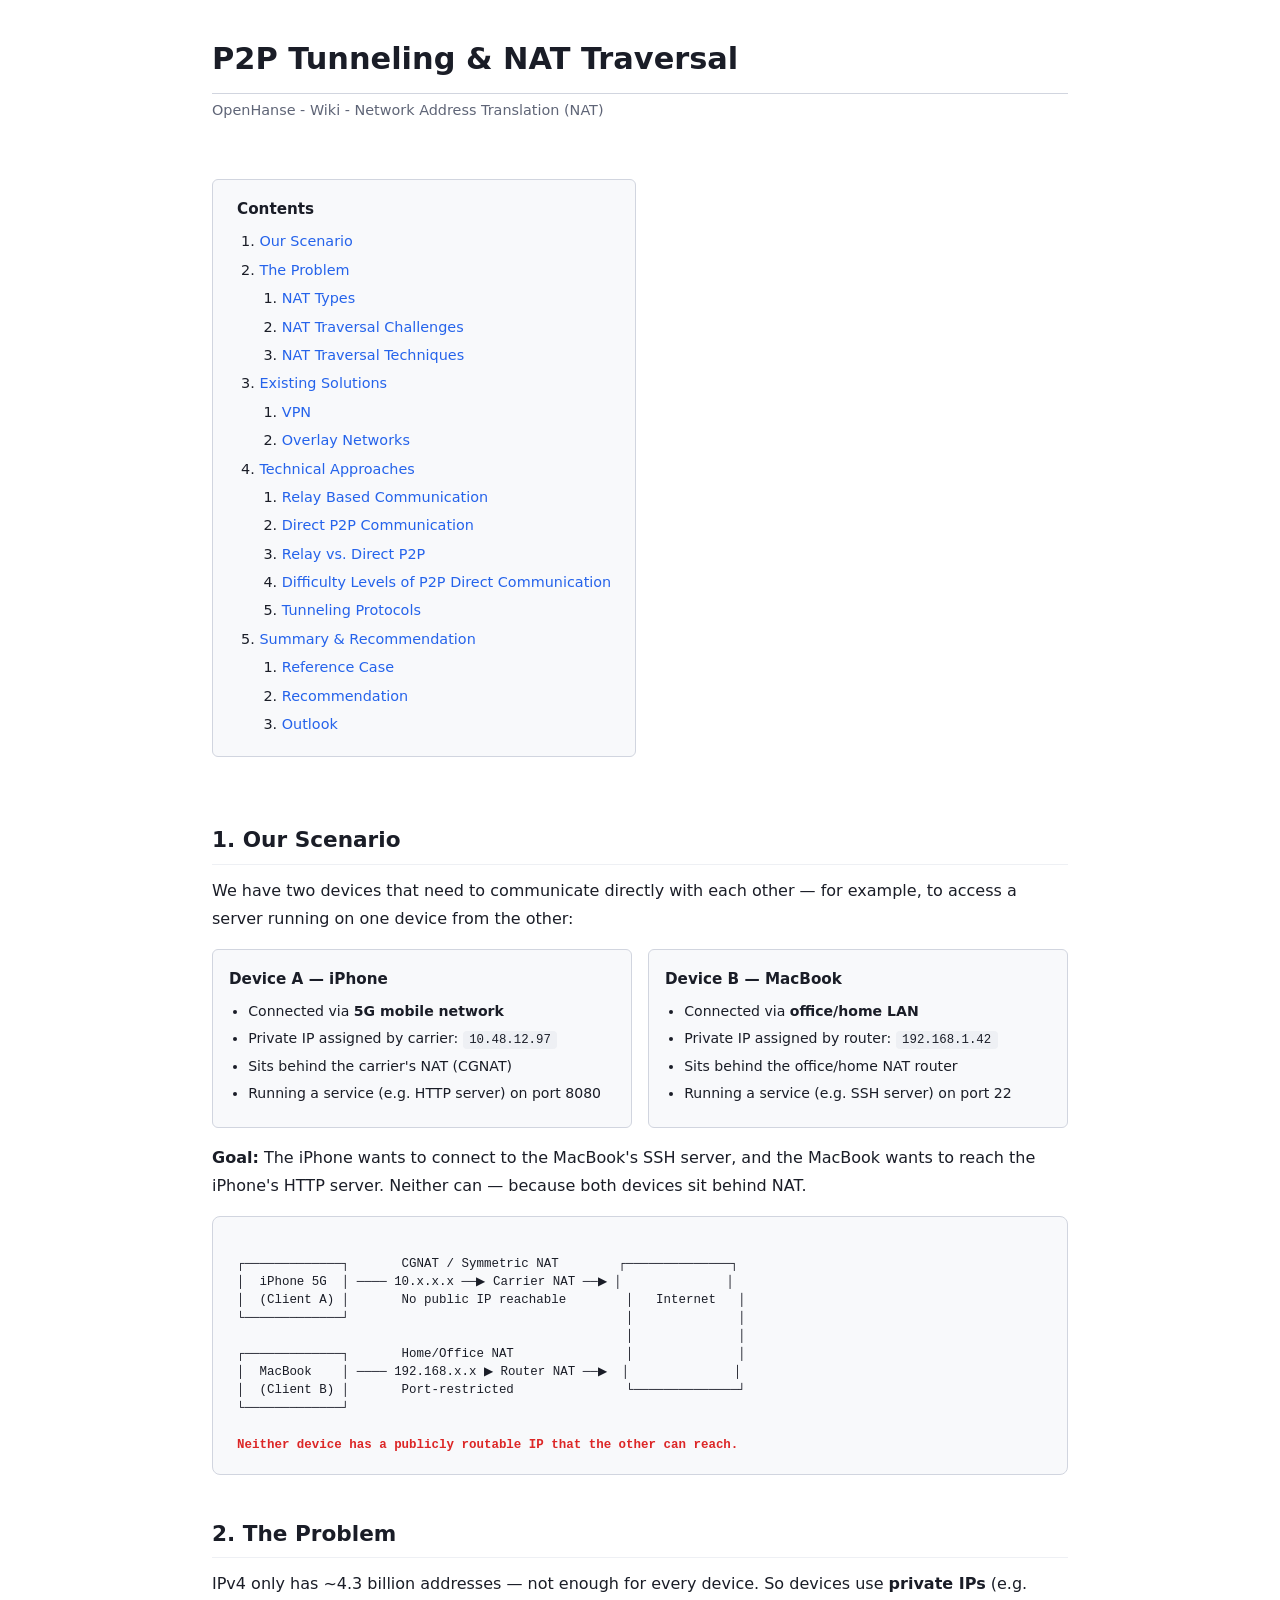
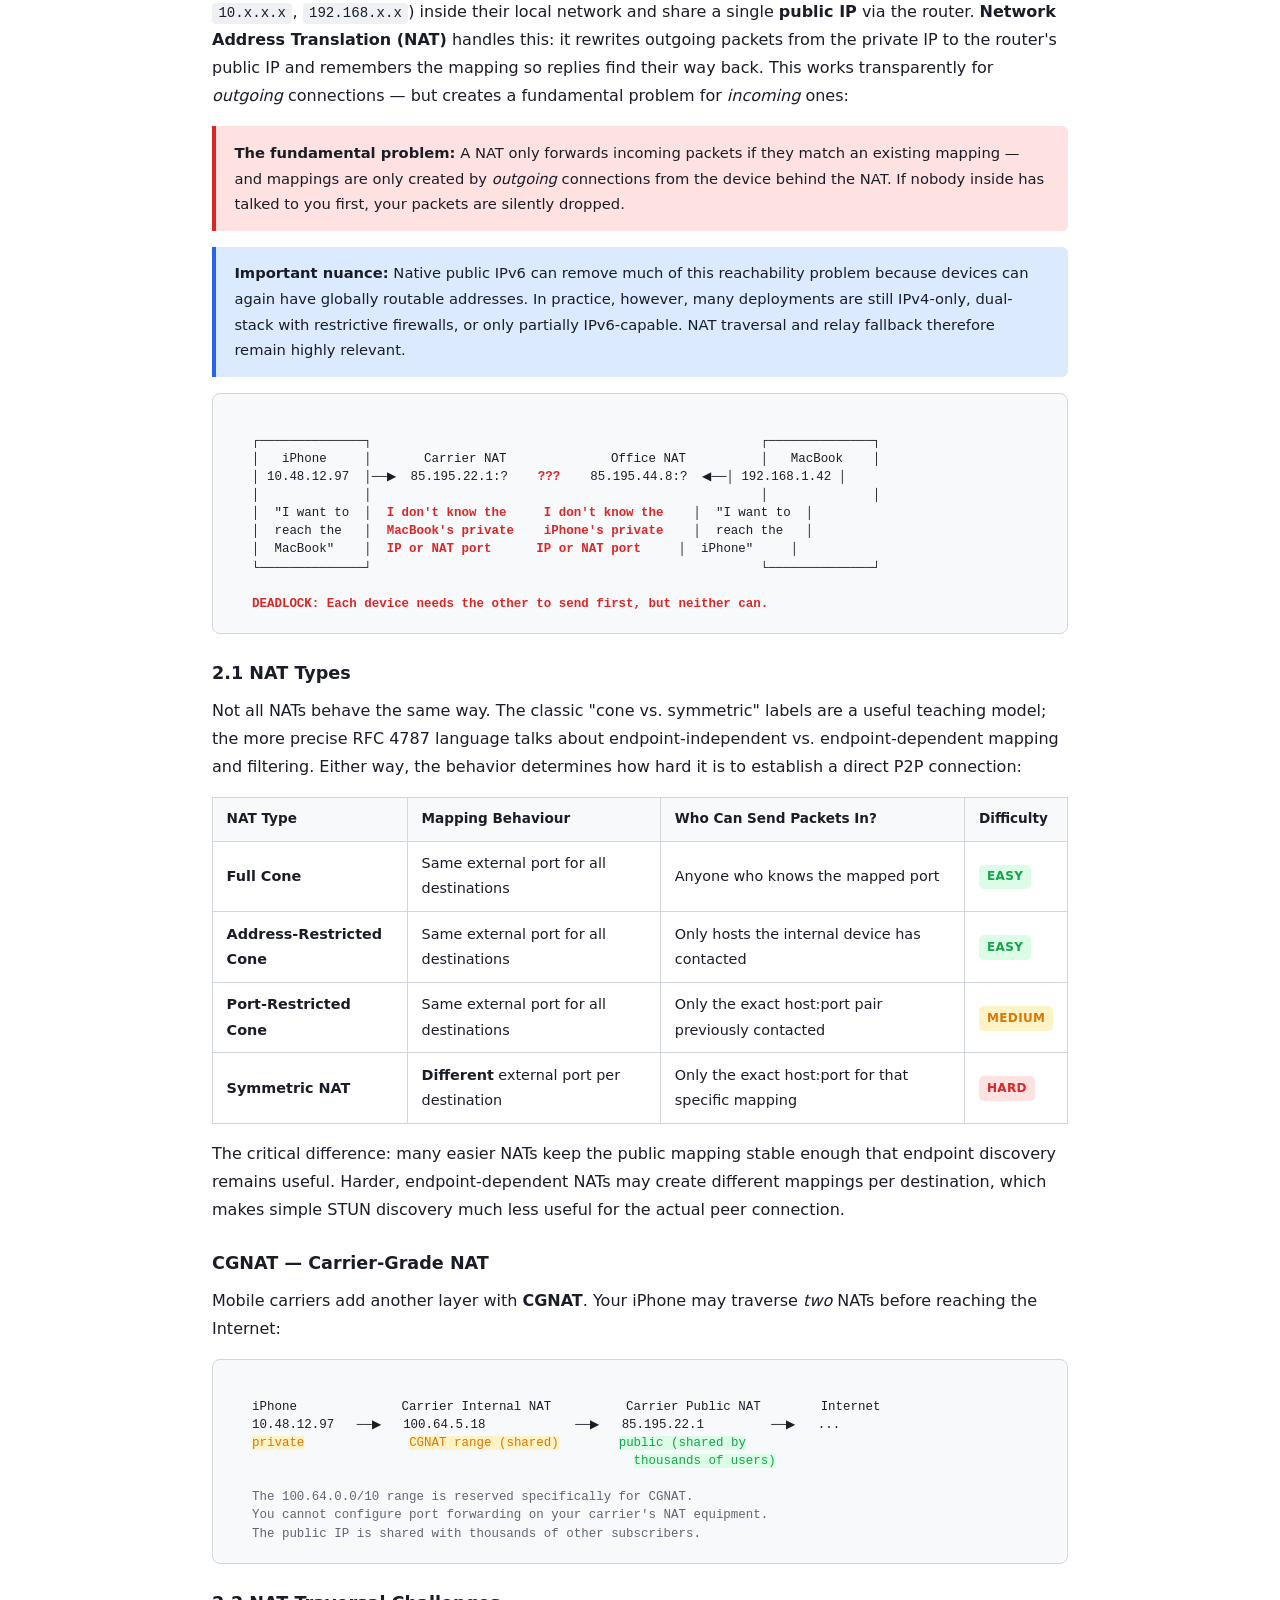
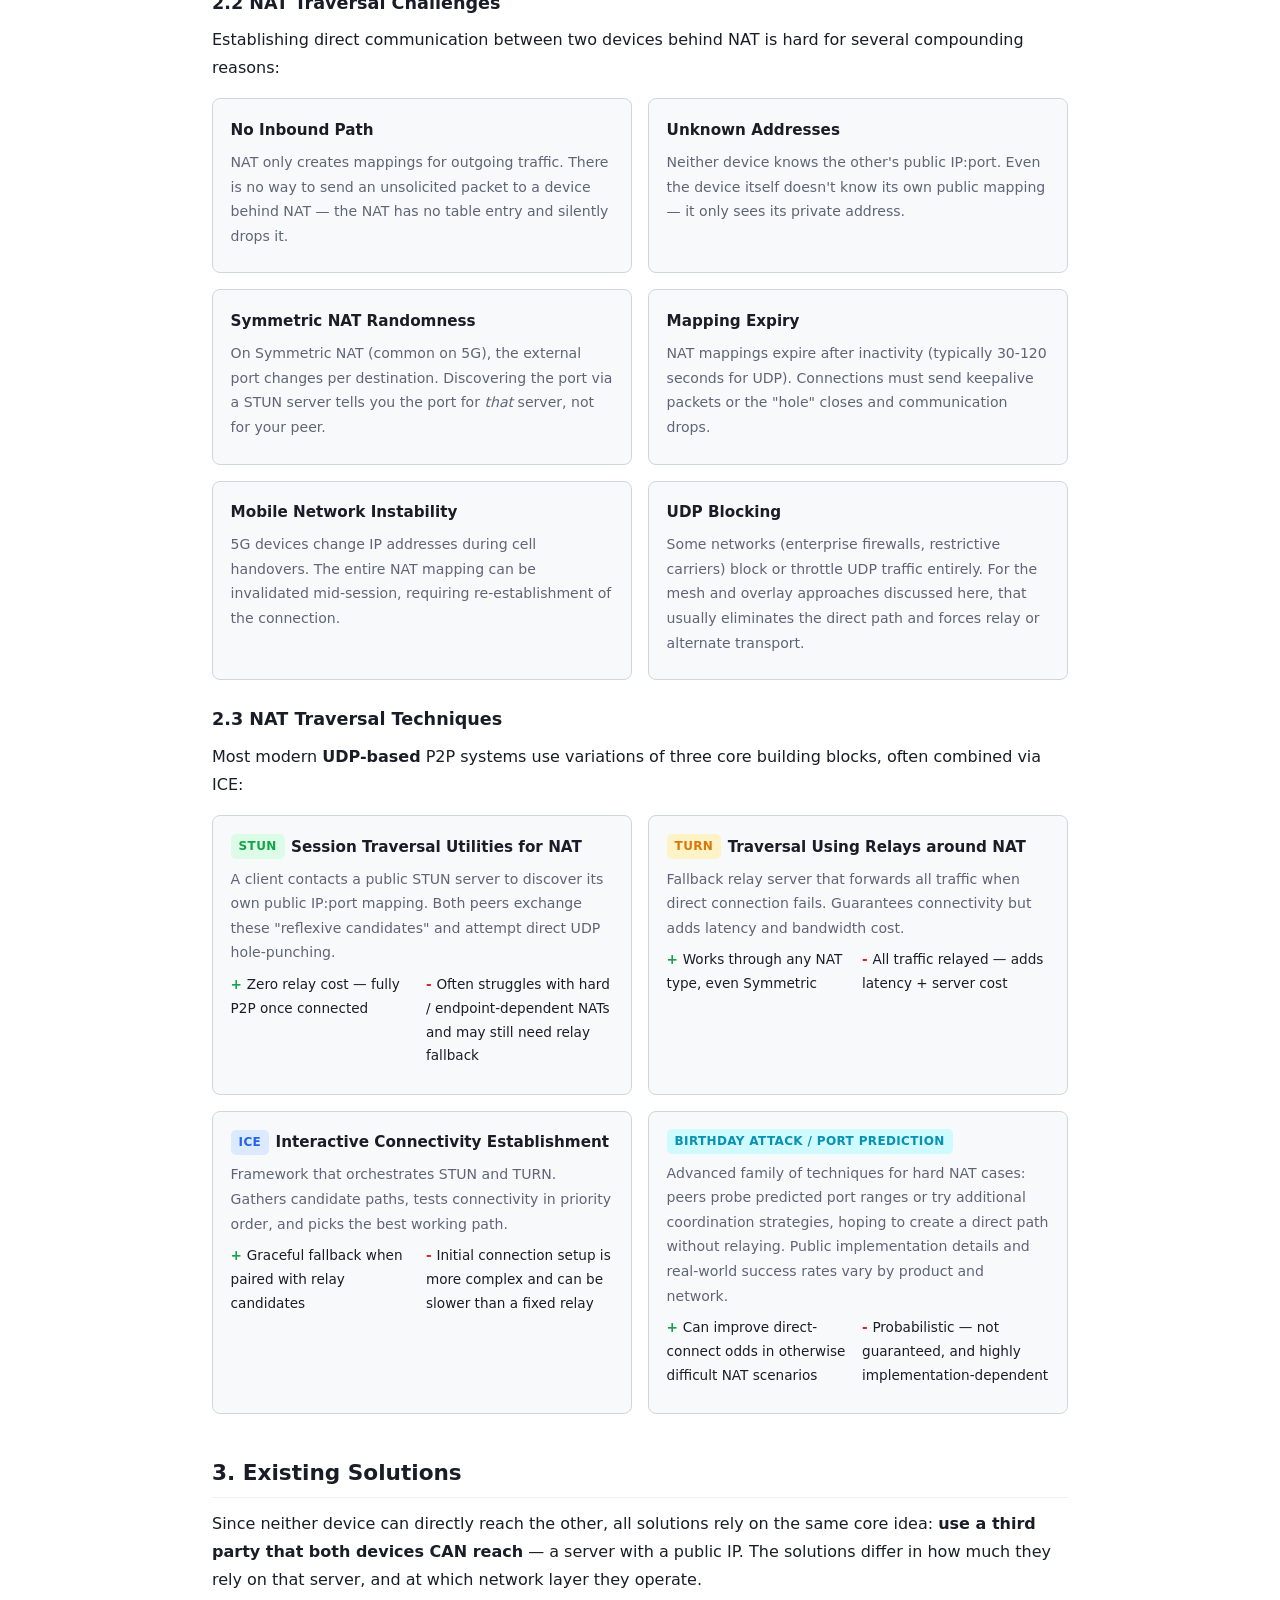
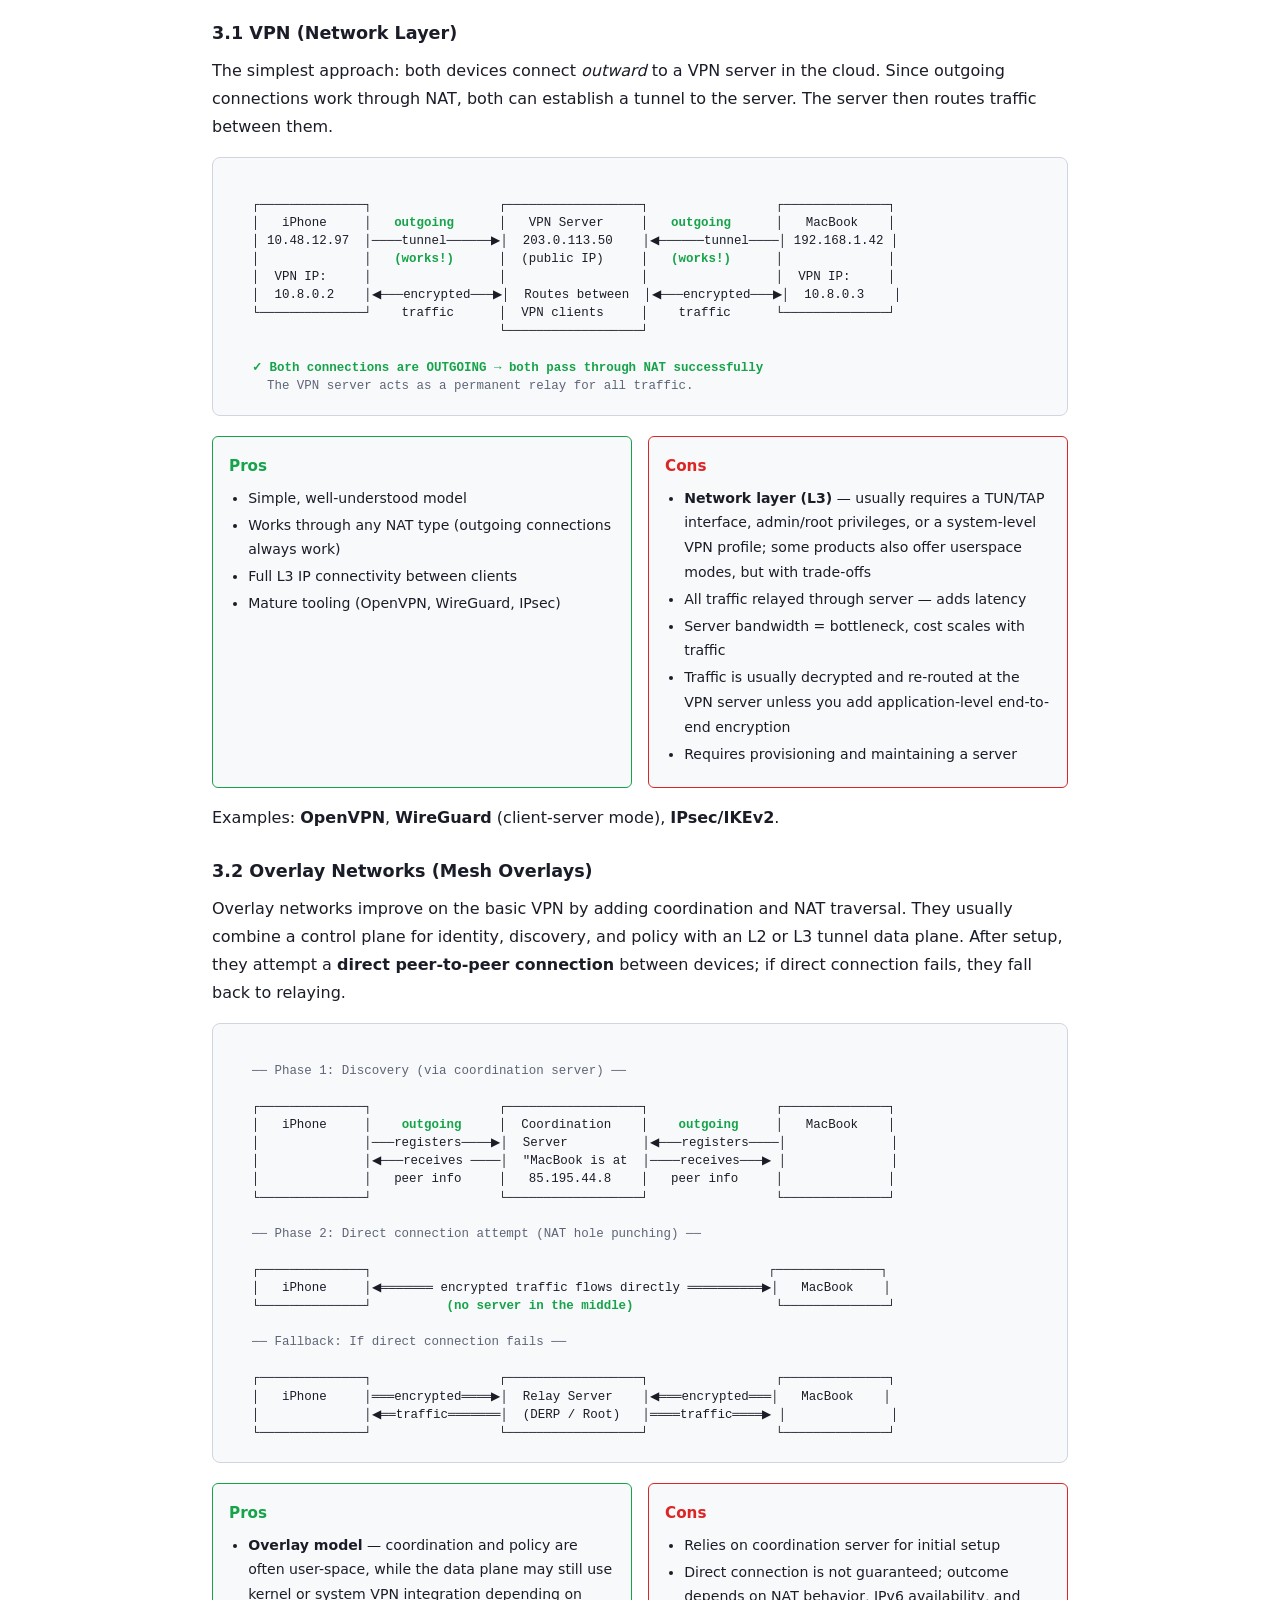
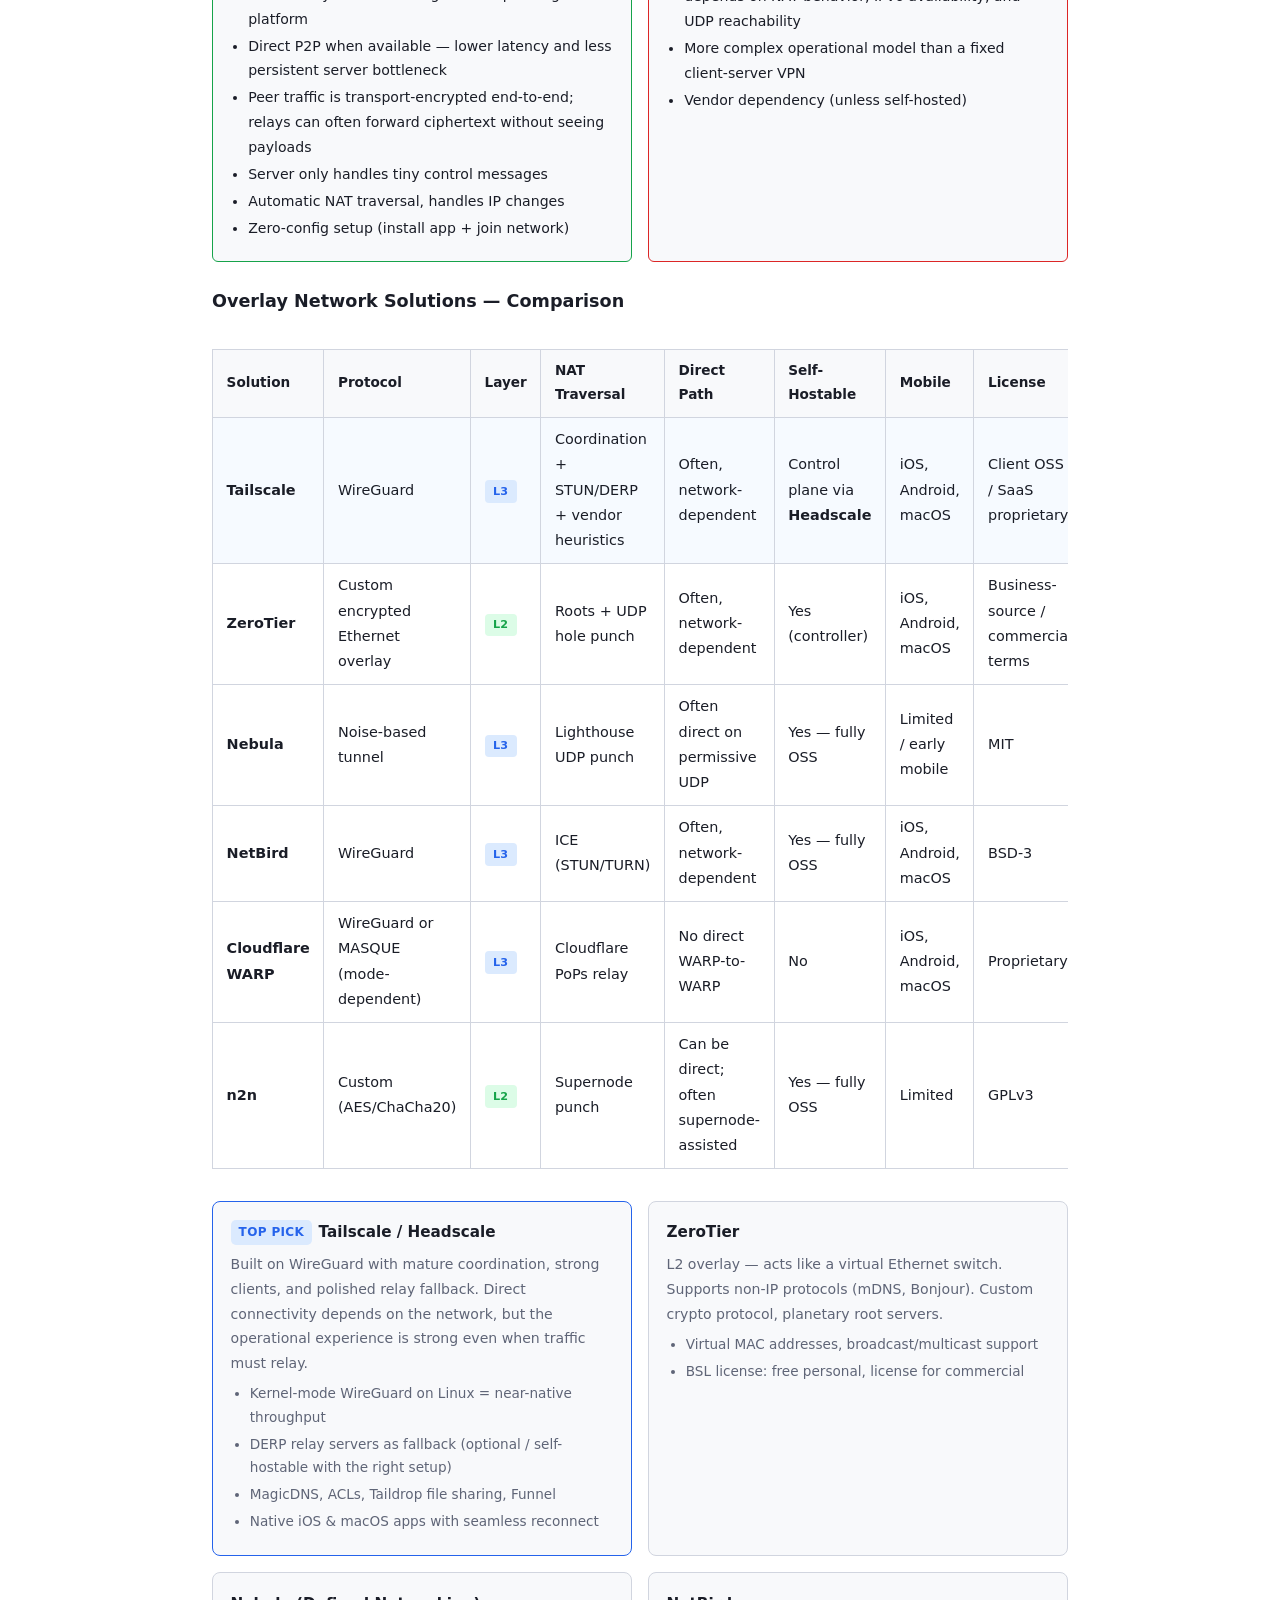
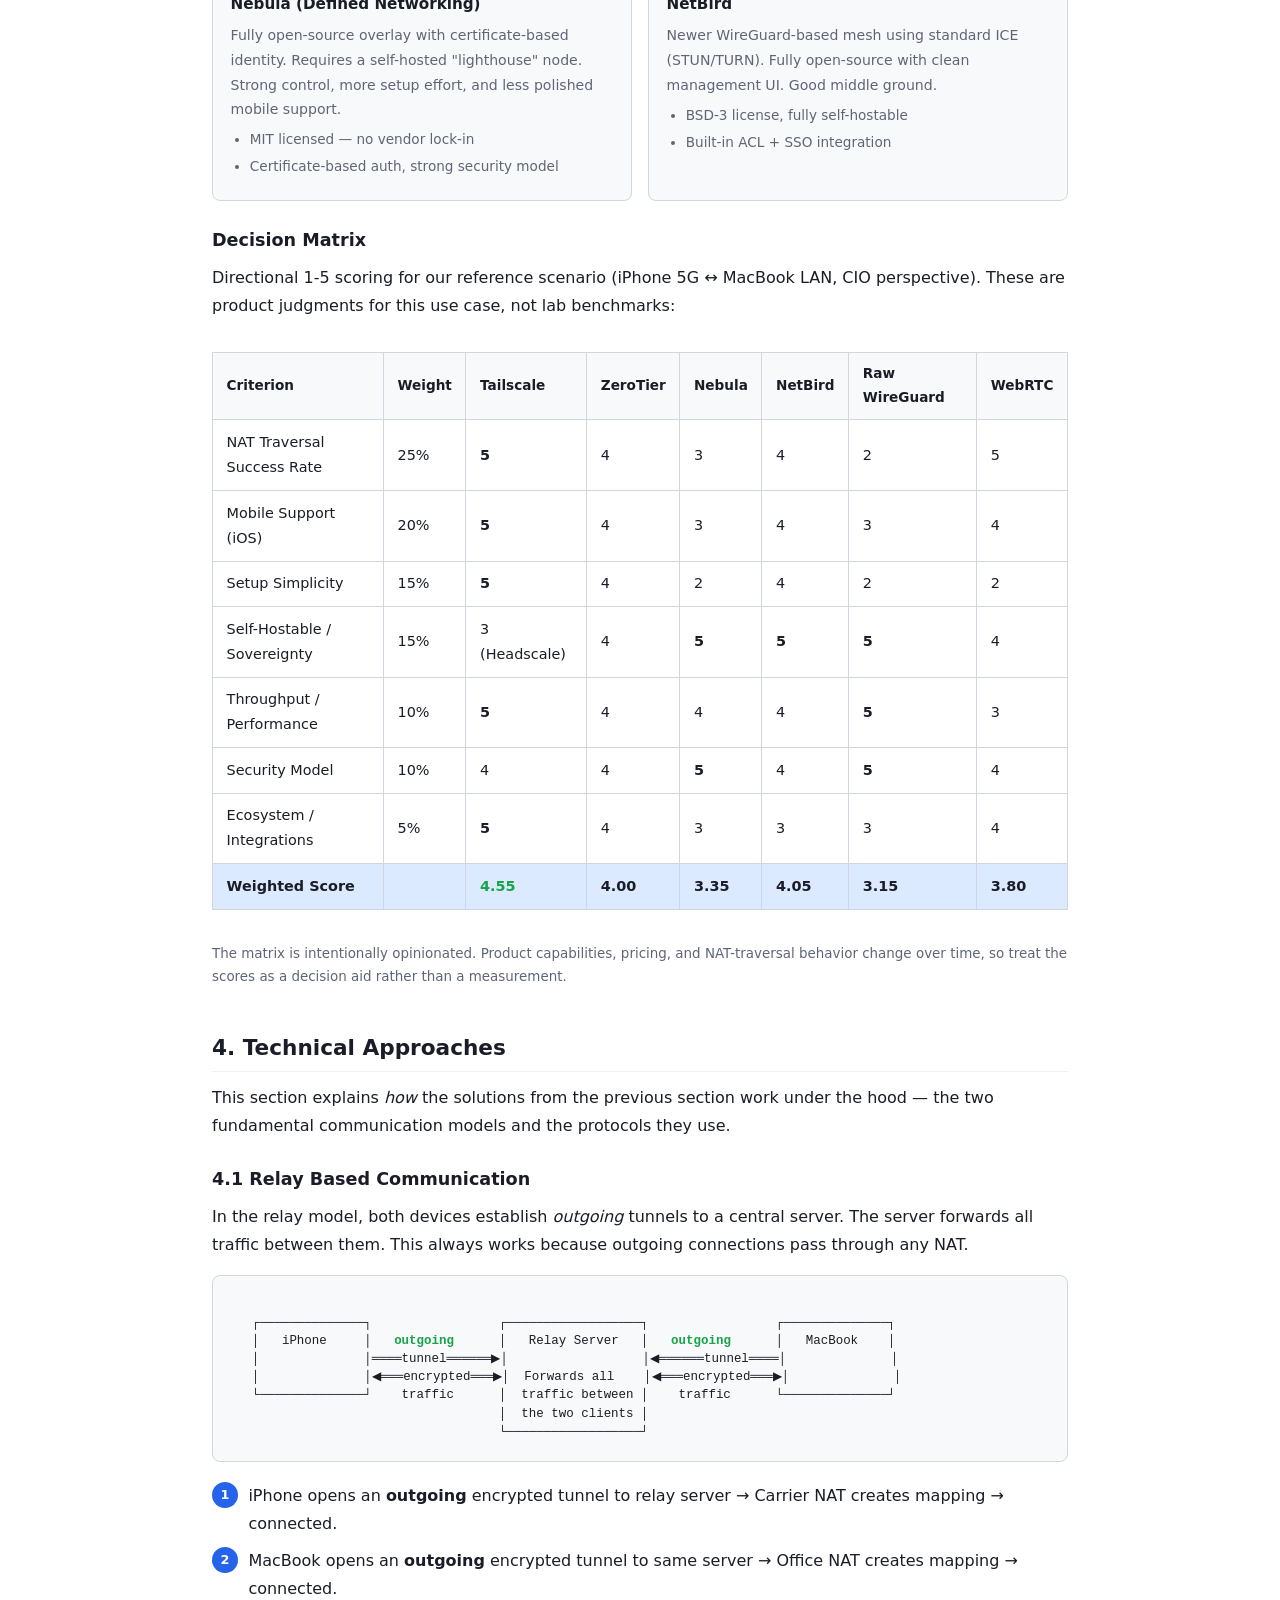
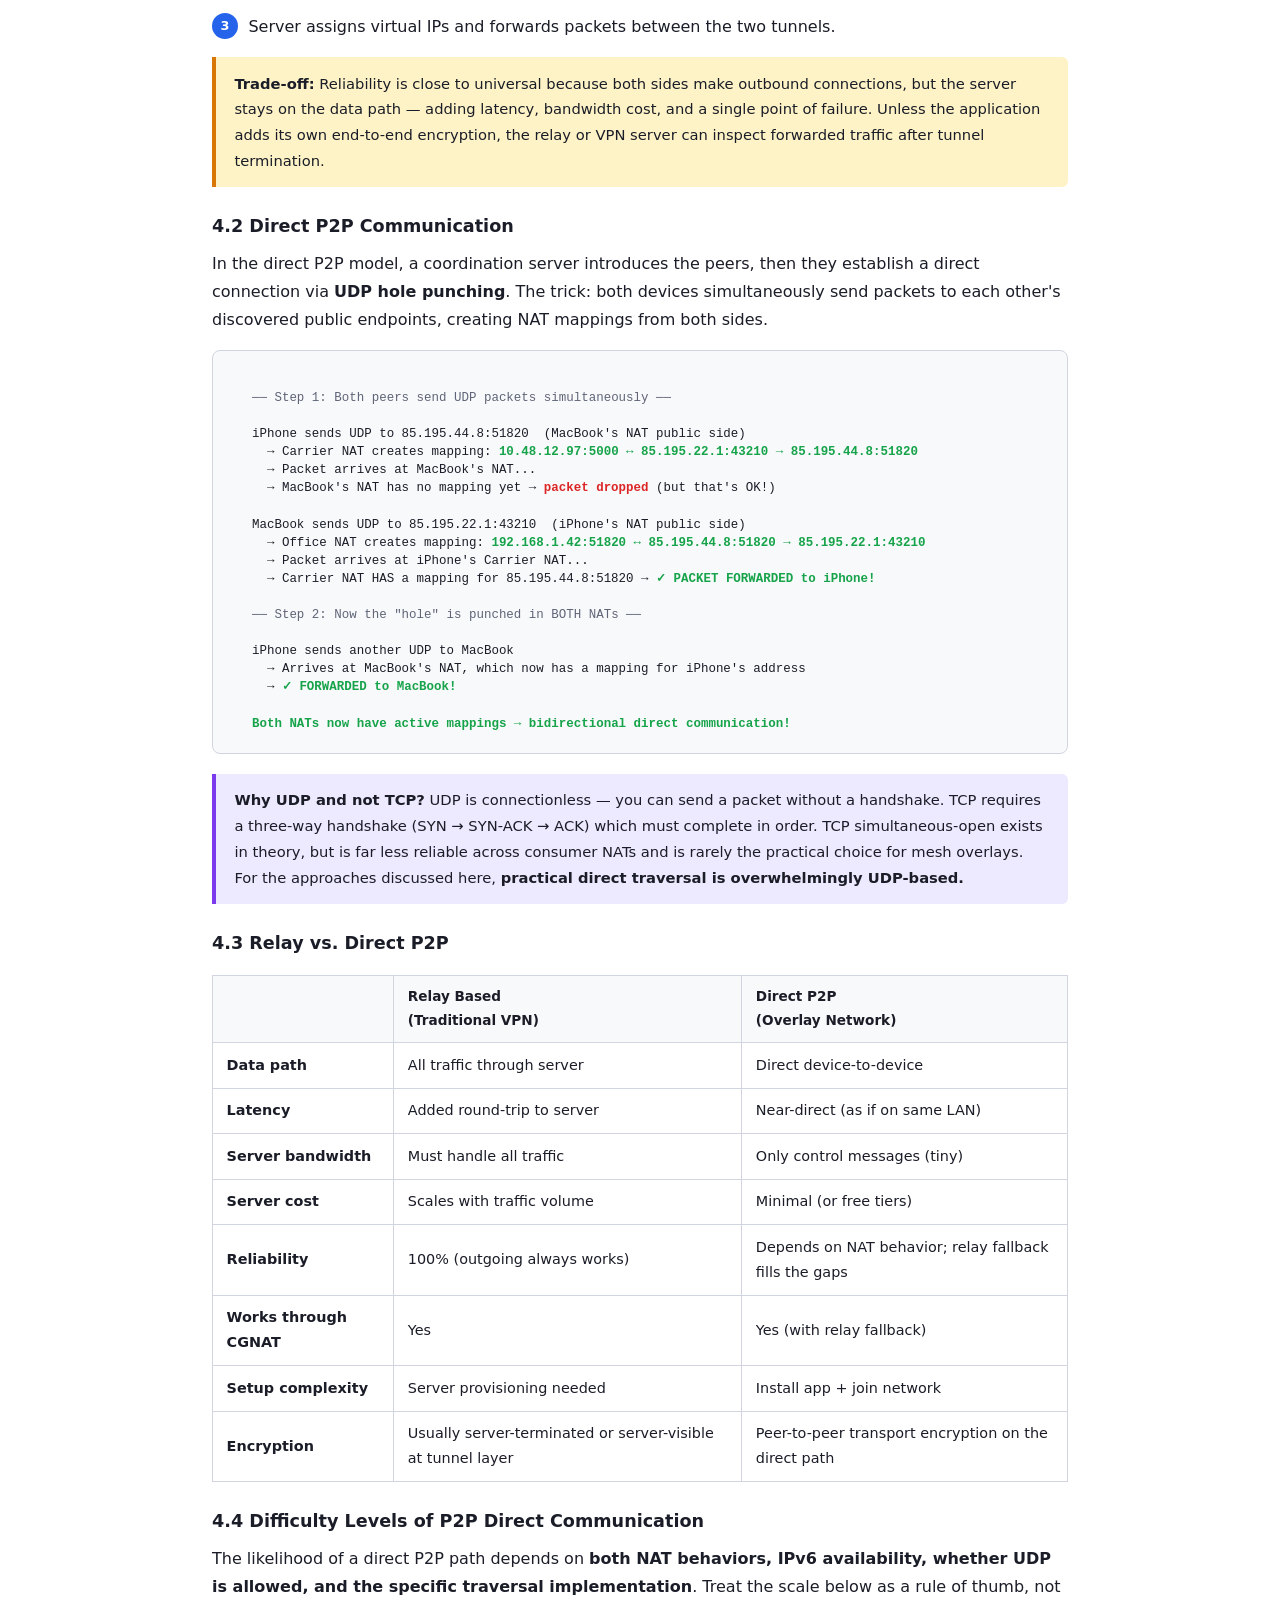
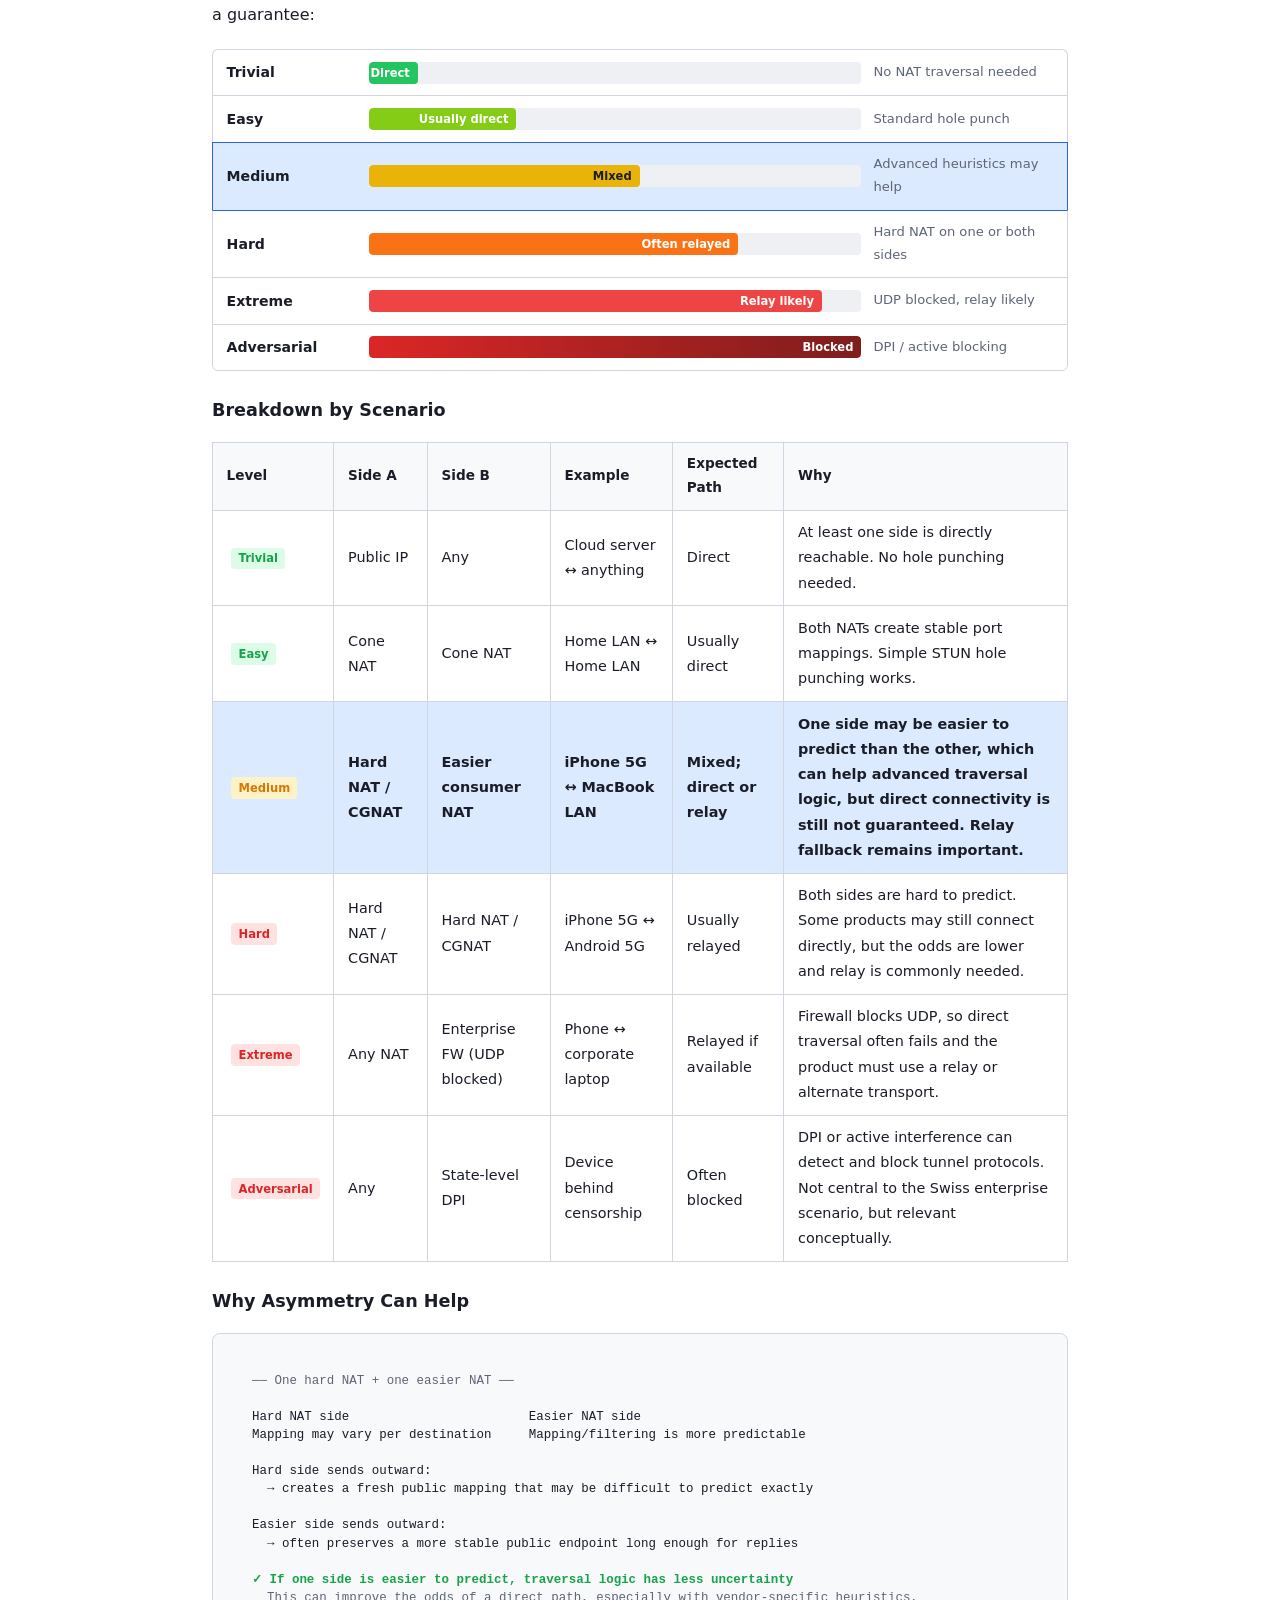
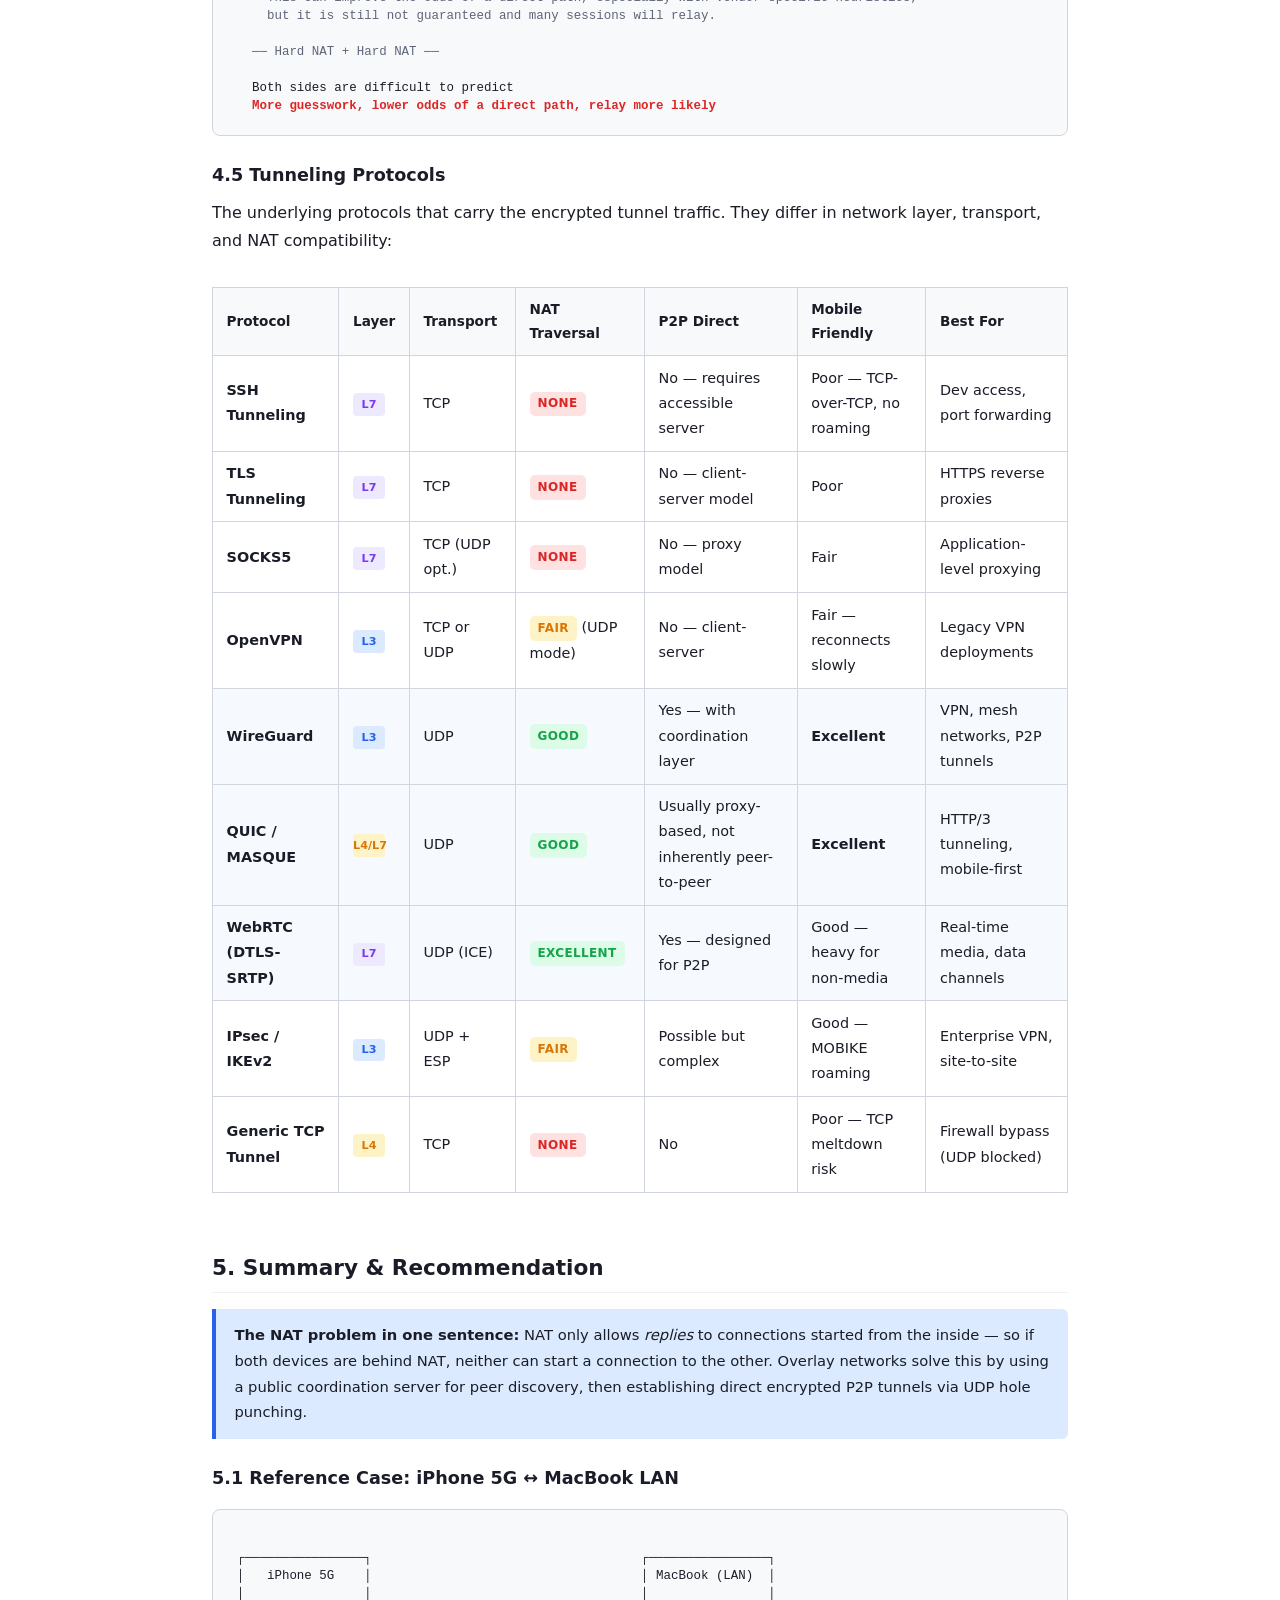
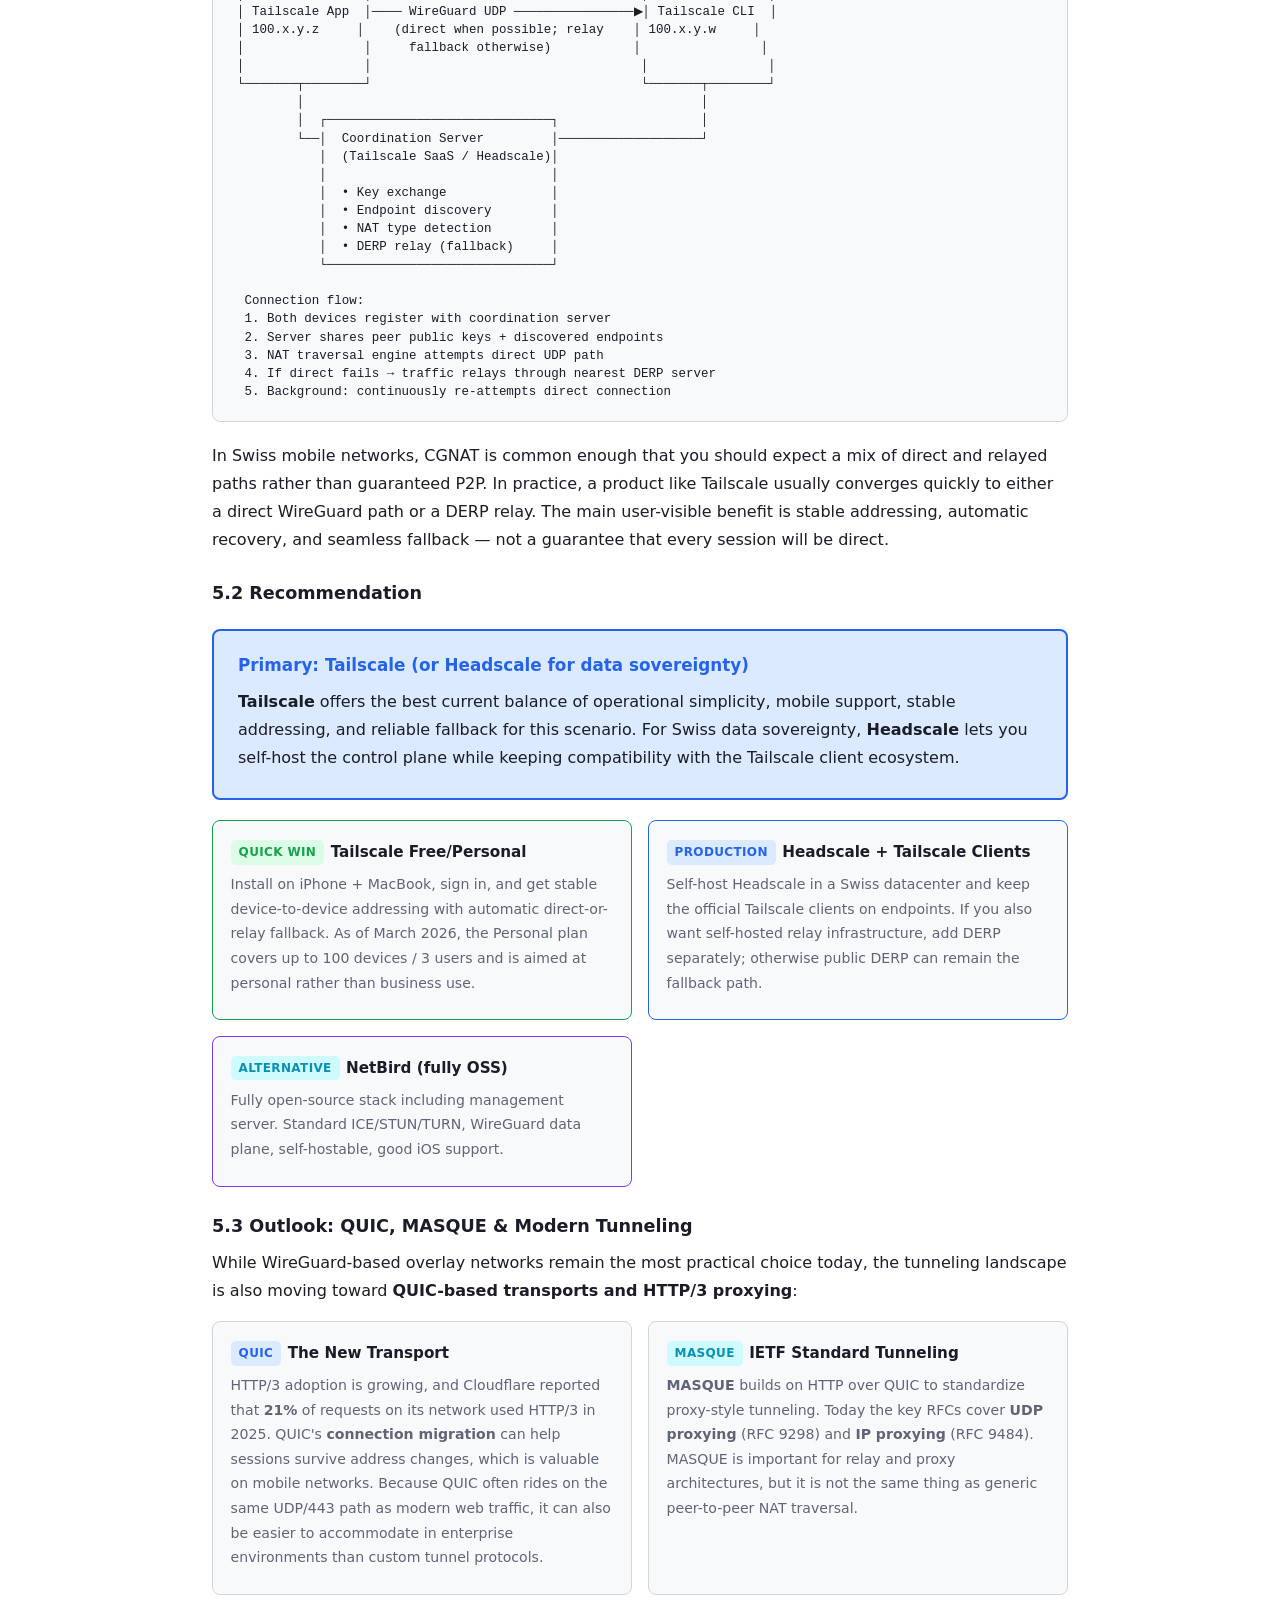
<file: Docs/Wiki/NAT.html>
<!DOCTYPE html>
<html lang="en">
<head>
<meta charset="UTF-8">
<meta name="viewport" content="width=device-width, initial-scale=1.0">
<title>Wiki: P2P Tunneling &amp; NAT Traversal</title>
<style>
  :root {
    --bg: #ffffff;
    --surface: #f8f9fb;
    --surface2: #eef0f4;
    --border: #d1d5df;
    --text: #1a1d27;
    --text-muted: #5f6577;
    --accent: #2563eb;
    --accent-light: #dbeafe;
    --green: #16a34a;
    --green-light: #dcfce7;
    --orange: #d97706;
    --orange-light: #fef3c7;
    --red: #dc2626;
    --red-light: #fee2e2;
    --cyan: #0891b2;
    --cyan-light: #cffafe;
    --purple: #7c3aed;
    --purple-light: #ede9fe;
  }
  * { margin: 0; padding: 0; box-sizing: border-box; }
  body {
    font-family: -apple-system, BlinkMacSystemFont, 'Segoe UI', system-ui, sans-serif;
    background: var(--bg);
    color: var(--text);
    line-height: 1.75;
    max-width: 920px;
    margin: 0 auto;
    padding: 2rem 2rem 4rem;
  }
  h1 {
    font-size: 1.9rem;
    font-weight: 700;
    border-bottom: 1px solid var(--border);
    padding-bottom: 0.5rem;
    margin-bottom: 0.25rem;
  }
  .subtitle { color: var(--text-muted); font-size: 0.9rem; margin-bottom: 2rem; }
  h2 {
    font-size: 1.35rem;
    font-weight: 600;
    margin: 2.5rem 0 0.75rem;
    padding-bottom: 0.3rem;
    border-bottom: 1px solid var(--surface2);
  }
  h3 { font-size: 1.1rem; font-weight: 600; margin: 1.5rem 0 0.5rem; }
  p { margin-bottom: 0.85rem; }
  a { color: var(--accent); text-decoration: none; }
  a:hover { text-decoration: underline; }

  .toc {
    background: var(--surface);
    border: 1px solid var(--border);
    border-radius: 6px;
    padding: 1rem 1.5rem;
    margin: 1.5rem 0;
    display: inline-block;
  }
  .toc-title { font-weight: 600; margin-bottom: 0.4rem; font-size: 0.95rem; }
  .toc ol { padding-left: 1.4rem; font-size: 0.9rem; }
  .toc li { margin: 0.2rem 0; }
  .toc ol ol { margin-top: 0.15rem; }

  .diagram {
    background: var(--surface);
    border: 1px solid var(--border);
    border-radius: 8px;
    padding: 1.25rem 1.5rem;
    font-family: 'SF Mono', 'JetBrains Mono', 'Fira Code', 'Consolas', monospace;
    font-size: 0.78rem;
    line-height: 1.45;
    overflow-x: auto;
    white-space: pre;
    color: var(--text);
    margin: 1rem 0 1.25rem;
  }
  .diagram .comment { color: var(--text-muted); }
  .diagram .highlight { color: var(--red); font-weight: 600; }
  .diagram .ok { color: var(--green); font-weight: 600; }

  .infobox {
    border-left: 4px solid;
    border-radius: 0 6px 6px 0;
    padding: 0.85rem 1.15rem;
    margin: 1rem 0;
    font-size: 0.92rem;
  }
  .infobox-blue { border-color: var(--accent); background: var(--accent-light); }
  .infobox-green { border-color: var(--green); background: var(--green-light); }
  .infobox-orange { border-color: var(--orange); background: var(--orange-light); }
  .infobox-red { border-color: var(--red); background: var(--red-light); }
  .infobox-purple { border-color: var(--purple); background: var(--purple-light); }
  .infobox strong { font-weight: 600; }

  code {
    background: var(--surface2);
    padding: 0.15rem 0.4rem;
    border-radius: 4px;
    font-family: 'SF Mono', 'JetBrains Mono', 'Consolas', monospace;
    font-size: 0.88em;
  }

  .table-wrap { overflow-x: auto; margin: 1rem 0; }
  table { width: 100%; border-collapse: collapse; margin: 1rem 0; font-size: 0.9rem; }
  th, td { padding: 0.6rem 0.85rem; text-align: left; border: 1px solid var(--border); }
  th { background: var(--surface); font-weight: 600; font-size: 0.85rem; }
  .highlight-row td { background: #dbeafe40; }

  .step {
    display: inline-flex; align-items: center; justify-content: center;
    width: 26px; height: 26px; border-radius: 50%;
    background: var(--accent); color: white;
    font-weight: 700; font-size: 0.8rem;
    margin-right: 0.4rem; flex-shrink: 0;
  }
  .step-row { display: flex; align-items: flex-start; margin: 0.6rem 0; gap: 0.25rem; }
  .step-row p { margin: 0; }

  .tag { display: inline-block; padding: 0.1rem 0.5rem; border-radius: 4px; font-size: 0.78rem; font-weight: 600; }
  .tag-private { background: var(--orange-light); color: var(--orange); }
  .tag-public { background: var(--green-light); color: var(--green); }
  .tag-blocked { background: var(--red-light); color: var(--red); }

  .badge {
    display: inline-block; padding: 0.12rem 0.5rem; border-radius: 5px;
    font-size: 0.75rem; font-weight: 600; text-transform: uppercase; letter-spacing: 0.03em;
  }
  .badge-green { background: var(--green-light); color: var(--green); }
  .badge-orange { background: var(--orange-light); color: var(--orange); }
  .badge-red { background: var(--red-light); color: var(--red); }
  .badge-blue { background: var(--accent-light); color: var(--accent); }
  .badge-cyan { background: var(--cyan-light); color: var(--cyan); }

  .layer-label {
    display: inline-block; width: 32px; text-align: center;
    font-weight: 700; font-size: 0.7rem; border-radius: 4px;
    padding: 0.1rem 0; margin-right: 0.2rem;
  }
  .l2 { background: var(--green-light); color: var(--green); }
  .l3 { background: var(--accent-light); color: var(--accent); }
  .l4 { background: var(--orange-light); color: var(--orange); }
  .l7 { background: var(--purple-light); color: var(--purple); }

  .two-col { display: grid; grid-template-columns: 1fr 1fr; gap: 1rem; margin: 1rem 0; }
  @media (max-width: 640px) { .two-col { grid-template-columns: 1fr; } }
  .col-box { background: var(--surface); border: 1px solid var(--border); border-radius: 6px; padding: 1rem; }
  .col-box h4 { font-size: 0.95rem; margin-bottom: 0.4rem; }
  .col-box p, .col-box ul { font-size: 0.88rem; margin-bottom: 0.3rem; }
  .col-box ul { padding-left: 1.2rem; }
  .col-box li { margin-bottom: 0.15rem; }

  .cards { display: grid; grid-template-columns: repeat(auto-fit, minmax(280px, 1fr)); gap: 1rem; margin: 1rem 0; }
  .card { background: var(--surface); border: 1px solid var(--border); border-radius: 8px; padding: 1.1rem; }
  .card h4 { font-size: 0.95rem; margin-bottom: 0.4rem; display: flex; align-items: center; gap: 0.4rem; }
  .card p { font-size: 0.88rem; color: var(--text-muted); margin-bottom: 0.4rem; }
  .card ul { padding-left: 1.2rem; font-size: 0.85rem; color: var(--text-muted); }
  .card li { margin-bottom: 0.2rem; }

  .proscons { display: grid; grid-template-columns: 1fr 1fr; gap: 0.5rem; margin: 0.5rem 0; font-size: 0.85rem; }
  .proscons .pro::before { content: "+ "; color: var(--green); font-weight: 700; }
  .proscons .con::before { content: "- "; color: var(--red); font-weight: 700; }

  .verdict {
    background: var(--accent-light); border: 2px solid var(--accent);
    border-radius: 8px; padding: 1.25rem 1.5rem; margin: 1.25rem 0;
  }
  .verdict h4 { color: var(--accent); margin-bottom: 0.5rem; font-size: 1.05rem; }
  .verdict p { margin-bottom: 0.4rem; }

  .difficulty-scale { display: flex; flex-direction: column; gap: 0; margin: 1.25rem 0; }
  .diff-row {
    display: grid; grid-template-columns: 130px 1fr 180px;
    align-items: center; gap: 0.75rem; padding: 0.65rem 0.85rem;
    border: 1px solid var(--border); border-bottom: none; font-size: 0.88rem;
  }
  .diff-row:first-child { border-radius: 6px 6px 0 0; }
  .diff-row:last-child { border-bottom: 1px solid var(--border); border-radius: 0 0 6px 6px; }
  .diff-row.active { background: var(--accent-light); border-color: var(--accent); }
  .diff-row.active + .diff-row { border-top-color: var(--accent); }
  .diff-label { font-weight: 600; white-space: nowrap; }
  .diff-bar-wrap { height: 22px; background: var(--surface2); border-radius: 4px; overflow: hidden; }
  .diff-bar {
    height: 100%; border-radius: 4px;
    display: flex; align-items: center; justify-content: flex-end;
    padding-right: 0.5rem; font-size: 0.72rem; font-weight: 700;
    color: white; white-space: nowrap;
  }
  .diff-bar.trivial { width: 10%; background: #22c55e; }
  .diff-bar.easy { width: 30%; background: #84cc16; }
  .diff-bar.medium { width: 55%; background: #eab308; color: var(--text); }
  .diff-bar.hard { width: 75%; background: #f97316; }
  .diff-bar.extreme { width: 92%; background: #ef4444; }
  .diff-bar.adversarial { width: 100%; background: linear-gradient(90deg, #dc2626, #7f1d1d); }
  .diff-example { font-size: 0.82rem; color: var(--text-muted); }
  .diff-badge {
    display: inline-block; padding: 0.05rem 0.45rem; border-radius: 4px;
    font-size: 0.72rem; font-weight: 700; margin-left: 0.3rem; vertical-align: middle;
  }
  .diff-badge-green { background: var(--green-light); color: var(--green); }
  .diff-badge-yellow { background: var(--orange-light); color: var(--orange); }
  .diff-badge-red { background: var(--red-light); color: var(--red); }

  .footer {
    margin-top: 3rem; padding-top: 1rem;
    border-top: 1px solid var(--border);
    font-size: 0.82rem; color: var(--text-muted);
  }
</style>
</head>
<body>

<h1>P2P Tunneling &amp; NAT Traversal</h1>
<p class="subtitle">OpenHanse - Wiki - Network Address Translation (NAT)</p>

<!-- ════════════════════════════════════════════════════════════════════ -->
<!-- TABLE OF CONTENTS                                                  -->
<!-- ════════════════════════════════════════════════════════════════════ -->
<div class="toc">
  <div class="toc-title">Contents</div>
  <ol>
    <li><a href="#scenario">Our Scenario</a></li>
    <li>
      <a href="#problem">The Problem</a>
      <ol>
        <li><a href="#nat-types">NAT Types</a></li>
        <li><a href="#challenges">NAT Traversal Challenges</a></li>
        <li><a href="#techniques">NAT Traversal Techniques</a></li>
      </ol>
    </li>
    <li>
      <a href="#solutions">Existing Solutions</a>
      <ol>
        <li><a href="#vpn">VPN</a></li>
        <li><a href="#overlay">Overlay Networks</a></li>
      </ol>
    </li>
    <li>
      <a href="#technical">Technical Approaches</a>
      <ol>
        <li><a href="#relay">Relay Based Communication</a></li>
        <li><a href="#direct-p2p">Direct P2P Communication</a></li>
        <li><a href="#relay-vs-p2p">Relay vs. Direct P2P</a></li>
        <li><a href="#difficulty">Difficulty Levels of P2P Direct Communication</a></li>
        <li><a href="#protocols">Tunneling Protocols</a></li>
      </ol>
    </li>
    <li>
      <a href="#summary">Summary &amp; Recommendation</a>
      <ol>
        <li><a href="#reference-case">Reference Case</a></li>
        <li><a href="#recommendation">Recommendation</a></li>
        <li><a href="#outlook">Outlook</a></li>
      </ol>
    </li>
  </ol>
</div>


<!-- ════════════════════════════════════════════════════════════════════ -->
<!-- 1. OUR SCENARIO                                                    -->
<!-- ════════════════════════════════════════════════════════════════════ -->
<h2 id="scenario">1. Our Scenario</h2>

<p>We have two devices that need to communicate directly with each other — for example, to access a server running on one device from the other:</p>

<div class="two-col">
  <div class="col-box">
    <h4>Device A — iPhone</h4>
    <ul>
      <li>Connected via <strong>5G mobile network</strong></li>
      <li>Private IP assigned by carrier: <code>10.48.12.97</code></li>
      <li>Sits behind the carrier's NAT (CGNAT)</li>
      <li>Running a service (e.g. HTTP server) on port 8080</li>
    </ul>
  </div>
  <div class="col-box">
    <h4>Device B — MacBook</h4>
    <ul>
      <li>Connected via <strong>office/home LAN</strong></li>
      <li>Private IP assigned by router: <code>192.168.1.42</code></li>
      <li>Sits behind the office/home NAT router</li>
      <li>Running a service (e.g. SSH server) on port 22</li>
    </ul>
  </div>
</div>

<p><strong>Goal:</strong> The iPhone wants to connect to the MacBook's SSH server, and the MacBook wants to reach the iPhone's HTTP server. Neither can — because both devices sit behind NAT.</p>

<div class="diagram">
┌─────────────┐       CGNAT / Symmetric NAT        ┌──────────────┐
│  iPhone 5G  │ ──── 10.x.x.x ──▶ Carrier NAT ──▶ │              │
│  (Client A) │       No public IP reachable        │   Internet   │
└─────────────┘                                     │              │
                                                    │              │
┌─────────────┐       Home/Office NAT               │              │
│  MacBook    │ ──── 192.168.x.x ▶ Router NAT ──▶  │              │
│  (Client B) │       Port-restricted               └──────────────┘
└─────────────┘

<span class="highlight">Neither device has a publicly routable IP that the other can reach.</span>
</div>


<!-- ════════════════════════════════════════════════════════════════════ -->
<!-- 2. THE PROBLEM                                                     -->
<!-- ════════════════════════════════════════════════════════════════════ -->
<h2 id="problem">2. The Problem</h2>

<p>IPv4 only has ~4.3 billion addresses — not enough for every device. So devices use <strong>private IPs</strong> (e.g. <code>10.x.x.x</code>, <code>192.168.x.x</code>) inside their local network and share a single <strong>public IP</strong> via the router. <strong>Network Address Translation (NAT)</strong> handles this: it rewrites outgoing packets from the private IP to the router's public IP and remembers the mapping so replies find their way back. This works transparently for <em>outgoing</em> connections — but creates a fundamental problem for <em>incoming</em> ones:</p>

<div class="infobox infobox-red">
  <strong>The fundamental problem:</strong> A NAT only forwards incoming packets if they match an existing mapping — and mappings are only created by <em>outgoing</em> connections from the device behind the NAT. If nobody inside has talked to you first, your packets are silently dropped.
</div>

<div class="infobox infobox-blue">
  <strong>Important nuance:</strong> Native public IPv6 can remove much of this reachability problem because devices can again have globally routable addresses. In practice, however, many deployments are still IPv4-only, dual-stack with restrictive firewalls, or only partially IPv6-capable. NAT traversal and relay fallback therefore remain highly relevant.
</div>

<div class="diagram">
  ┌──────────────┐                                                    ┌──────────────┐
  │   iPhone     │       Carrier NAT              Office NAT          │   MacBook    │
  │ 10.48.12.97  │──▶  85.195.22.1:?    <span class="highlight">???</span>    85.195.44.8:?  ◀──│ 192.168.1.42 │
  │              │                                                    │              │
  │  "I want to  │  <span class="highlight">I don't know the</span>     <span class="highlight">I don't know the</span>    │  "I want to  │
  │  reach the   │  <span class="highlight">MacBook's private</span>    <span class="highlight">iPhone's private</span>    │  reach the   │
  │  MacBook"    │  <span class="highlight">IP or NAT port</span>      <span class="highlight">IP or NAT port</span>     │  iPhone"     │
  └──────────────┘                                                    └──────────────┘

  <span class="highlight">DEADLOCK: Each device needs the other to send first, but neither can.</span>
</div>


<!-- 2.1 NAT Types -->
<h3 id="nat-types">2.1 NAT Types</h3>

<p>Not all NATs behave the same way. The classic "cone vs. symmetric" labels are a useful teaching model; the more precise RFC 4787 language talks about endpoint-independent vs. endpoint-dependent mapping and filtering. Either way, the behavior determines how hard it is to establish a direct P2P connection:</p>

<table>
  <thead>
    <tr><th>NAT Type</th><th>Mapping Behaviour</th><th>Who Can Send Packets In?</th><th>Difficulty</th></tr>
  </thead>
  <tbody>
    <tr>
      <td><strong>Full Cone</strong></td>
      <td>Same external port for all destinations</td>
      <td>Anyone who knows the mapped port</td>
      <td><span class="badge badge-green">Easy</span></td>
    </tr>
    <tr>
      <td><strong>Address-Restricted Cone</strong></td>
      <td>Same external port for all destinations</td>
      <td>Only hosts the internal device has contacted</td>
      <td><span class="badge badge-green">Easy</span></td>
    </tr>
    <tr>
      <td><strong>Port-Restricted Cone</strong></td>
      <td>Same external port for all destinations</td>
      <td>Only the exact host:port pair previously contacted</td>
      <td><span class="badge badge-orange">Medium</span></td>
    </tr>
    <tr>
      <td><strong>Symmetric NAT</strong></td>
      <td><strong>Different</strong> external port per destination</td>
      <td>Only the exact host:port for that specific mapping</td>
      <td><span class="badge badge-red">Hard</span></td>
    </tr>
  </tbody>
</table>

<p>The critical difference: many easier NATs keep the public mapping stable enough that endpoint discovery remains useful. Harder, endpoint-dependent NATs may create different mappings per destination, which makes simple STUN discovery much less useful for the actual peer connection.</p>

<h3>CGNAT — Carrier-Grade NAT</h3>

<p>Mobile carriers add another layer with <strong>CGNAT</strong>. Your iPhone may traverse <em>two</em> NATs before reaching the Internet:</p>

<div class="diagram">
  iPhone              Carrier Internal NAT          Carrier Public NAT        Internet
  10.48.12.97   ──▶   100.64.5.18            ──▶   85.195.22.1         ──▶   ...
  <span class="tag-private">private</span>              <span class="tag-private">CGNAT range (shared)</span>        <span class="tag-public">public (shared by</span>
                                                     <span class="tag-public">thousands of users)</span>

  <span class="comment">The 100.64.0.0/10 range is reserved specifically for CGNAT.</span>
  <span class="comment">You cannot configure port forwarding on your carrier's NAT equipment.</span>
  <span class="comment">The public IP is shared with thousands of other subscribers.</span>
</div>


<!-- 2.2 NAT Traversal Challenges -->
<h3 id="challenges">2.2 NAT Traversal Challenges</h3>

<p>Establishing direct communication between two devices behind NAT is hard for several compounding reasons:</p>

<div class="cards">
  <div class="card">
    <h4>No Inbound Path</h4>
    <p>NAT only creates mappings for outgoing traffic. There is no way to send an unsolicited packet to a device behind NAT — the NAT has no table entry and silently drops it.</p>
  </div>
  <div class="card">
    <h4>Unknown Addresses</h4>
    <p>Neither device knows the other's public IP:port. Even the device itself doesn't know its own public mapping — it only sees its private address.</p>
  </div>
  <div class="card">
    <h4>Symmetric NAT Randomness</h4>
    <p>On Symmetric NAT (common on 5G), the external port changes per destination. Discovering the port via a STUN server tells you the port for <em>that</em> server, not for your peer.</p>
  </div>
  <div class="card">
    <h4>Mapping Expiry</h4>
    <p>NAT mappings expire after inactivity (typically 30-120 seconds for UDP). Connections must send keepalive packets or the "hole" closes and communication drops.</p>
  </div>
  <div class="card">
    <h4>Mobile Network Instability</h4>
    <p>5G devices change IP addresses during cell handovers. The entire NAT mapping can be invalidated mid-session, requiring re-establishment of the connection.</p>
  </div>
  <div class="card">
    <h4>UDP Blocking</h4>
    <p>Some networks (enterprise firewalls, restrictive carriers) block or throttle UDP traffic entirely. For the mesh and overlay approaches discussed here, that usually eliminates the direct path and forces relay or alternate transport.</p>
  </div>
</div>


<!-- 2.3 NAT Traversal Techniques -->
<h3 id="techniques">2.3 NAT Traversal Techniques</h3>

<p>Most modern <strong>UDP-based</strong> P2P systems use variations of three core building blocks, often combined via ICE:</p>

<div class="cards">
  <div class="card">
    <h4><span class="badge badge-green">STUN</span> Session Traversal Utilities for NAT</h4>
    <p>A client contacts a public STUN server to discover its own public IP:port mapping. Both peers exchange these "reflexive candidates" and attempt direct UDP hole-punching.</p>
    <div class="proscons">
      <div class="pro">Zero relay cost — fully P2P once connected</div>
      <div class="con">Often struggles with hard / endpoint-dependent NATs and may still need relay fallback</div>
    </div>
  </div>
  <div class="card">
    <h4><span class="badge badge-orange">TURN</span> Traversal Using Relays around NAT</h4>
    <p>Fallback relay server that forwards all traffic when direct connection fails. Guarantees connectivity but adds latency and bandwidth cost.</p>
    <div class="proscons">
      <div class="pro">Works through any NAT type, even Symmetric</div>
      <div class="con">All traffic relayed — adds latency + server cost</div>
    </div>
  </div>
  <div class="card">
    <h4><span class="badge badge-blue">ICE</span> Interactive Connectivity Establishment</h4>
    <p>Framework that orchestrates STUN and TURN. Gathers candidate paths, tests connectivity in priority order, and picks the best working path.</p>
    <div class="proscons">
      <div class="pro">Graceful fallback when paired with relay candidates</div>
      <div class="con">Initial connection setup is more complex and can be slower than a fixed relay</div>
    </div>
  </div>
  <div class="card">
    <h4><span class="badge badge-cyan">Birthday Attack / Port Prediction</span></h4>
    <p>Advanced family of techniques for hard NAT cases: peers probe predicted port ranges or try additional coordination strategies, hoping to create a direct path without relaying. Public implementation details and real-world success rates vary by product and network.</p>
    <div class="proscons">
      <div class="pro">Can improve direct-connect odds in otherwise difficult NAT scenarios</div>
      <div class="con">Probabilistic — not guaranteed, and highly implementation-dependent</div>
    </div>
  </div>
</div>


<!-- ════════════════════════════════════════════════════════════════════ -->
<!-- 3. EXISTING SOLUTIONS                                              -->
<!-- ════════════════════════════════════════════════════════════════════ -->
<h2 id="solutions">3. Existing Solutions</h2>

<p>Since neither device can directly reach the other, all solutions rely on the same core idea: <strong>use a third party that both devices CAN reach</strong> — a server with a public IP. The solutions differ in how much they rely on that server, and at which network layer they operate.</p>


<!-- 3.1 VPN -->
<h3 id="vpn">3.1 VPN (Network Layer)</h3>

<p>The simplest approach: both devices connect <em>outward</em> to a VPN server in the cloud. Since outgoing connections work through NAT, both can establish a tunnel to the server. The server then routes traffic between them.</p>

<div class="diagram">
  ┌──────────────┐                 ┌──────────────────┐                 ┌──────────────┐
  │   iPhone     │   <span class="ok">outgoing</span>      │   VPN Server     │   <span class="ok">outgoing</span>      │   MacBook    │
  │ 10.48.12.97  │────tunnel──────▶│  203.0.113.50    │◀──────tunnel────│ 192.168.1.42 │
  │              │   <span class="ok">(works!)</span>      │  (public IP)     │   <span class="ok">(works!)</span>      │              │
  │  VPN IP:     │                 │                  │                 │  VPN IP:     │
  │  10.8.0.2    │◀───encrypted───▶│  Routes between  │◀───encrypted───▶│  10.8.0.3    │
  └──────────────┘    traffic      │  VPN clients     │    traffic      └──────────────┘
                                   └──────────────────┘

  <span class="ok">✓ Both connections are OUTGOING → both pass through NAT successfully</span>
  <span class="comment">  The VPN server acts as a permanent relay for all traffic.</span>
</div>

<div class="two-col">
  <div class="col-box" style="border-color: var(--green);">
    <h4 style="color: var(--green);">Pros</h4>
    <ul>
      <li>Simple, well-understood model</li>
      <li>Works through any NAT type (outgoing connections always work)</li>
      <li>Full L3 IP connectivity between clients</li>
      <li>Mature tooling (OpenVPN, WireGuard, IPsec)</li>
    </ul>
  </div>
  <div class="col-box" style="border-color: var(--red);">
    <h4 style="color: var(--red);">Cons</h4>
    <ul>
      <li><strong>Network layer (L3)</strong> — usually requires a TUN/TAP interface, admin/root privileges, or a system-level VPN profile; some products also offer userspace modes, but with trade-offs</li>
      <li>All traffic relayed through server — adds latency</li>
      <li>Server bandwidth = bottleneck, cost scales with traffic</li>
      <li>Traffic is usually decrypted and re-routed at the VPN server unless you add application-level end-to-end encryption</li>
      <li>Requires provisioning and maintaining a server</li>
    </ul>
  </div>
</div>

<p>Examples: <strong>OpenVPN</strong>, <strong>WireGuard</strong> (client-server mode), <strong>IPsec/IKEv2</strong>.</p>


<!-- 3.2 Overlay Networks -->
<h3 id="overlay">3.2 Overlay Networks (Mesh Overlays)</h3>

<p>Overlay networks improve on the basic VPN by adding coordination and NAT traversal. They usually combine a control plane for identity, discovery, and policy with an L2 or L3 tunnel data plane. After setup, they attempt a <strong>direct peer-to-peer connection</strong> between devices; if direct connection fails, they fall back to relaying.</p>

<div class="diagram">
  <span class="comment">── Phase 1: Discovery (via coordination server) ──</span>

  ┌──────────────┐                 ┌──────────────────┐                 ┌──────────────┐
  │   iPhone     │    <span class="ok">outgoing</span>     │  Coordination    │    <span class="ok">outgoing</span>     │   MacBook    │
  │              │───registers────▶│  Server          │◀───registers────│              │
  │              │◀───receives ────│  "MacBook is at  │────receives───▶ │              │
  │              │   peer info     │   85.195.44.8    │   peer info     │              │
  └──────────────┘                 └──────────────────┘                 └──────────────┘

  <span class="comment">── Phase 2: Direct connection attempt (NAT hole punching) ──</span>

  ┌──────────────┐                                                     ┌──────────────┐
  │   iPhone     │◀═══════ encrypted traffic flows directly ══════════▶│   MacBook    │
  └──────────────┘          <span class="ok">(no server in the middle)</span>                   └──────────────┘

  <span class="comment">── Fallback: If direct connection fails ──</span>

  ┌──────────────┐                 ┌──────────────────┐                 ┌──────────────┐
  │   iPhone     │═══encrypted════▶│  Relay Server    │◀═══encrypted═══│   MacBook    │
  │              │◀══traffic═══════│  (DERP / Root)   │════traffic════▶ │              │
  └──────────────┘                 └──────────────────┘                 └──────────────┘
</div>

<div class="two-col">
  <div class="col-box" style="border-color: var(--green);">
    <h4 style="color: var(--green);">Pros</h4>
    <ul>
      <li><strong>Overlay model</strong> — coordination and policy are often user-space, while the data plane may still use kernel or system VPN integration depending on platform</li>
      <li>Direct P2P when available — lower latency and less persistent server bottleneck</li>
      <li>Peer traffic is transport-encrypted end-to-end; relays can often forward ciphertext without seeing payloads</li>
      <li>Server only handles tiny control messages</li>
      <li>Automatic NAT traversal, handles IP changes</li>
      <li>Zero-config setup (install app + join network)</li>
    </ul>
  </div>
  <div class="col-box" style="border-color: var(--red);">
    <h4 style="color: var(--red);">Cons</h4>
    <ul>
      <li>Relies on coordination server for initial setup</li>
      <li>Direct connection is not guaranteed; outcome depends on NAT behavior, IPv6 availability, and UDP reachability</li>
      <li>More complex operational model than a fixed client-server VPN</li>
      <li>Vendor dependency (unless self-hosted)</li>
    </ul>
  </div>
</div>

<h3>Overlay Network Solutions — Comparison</h3>

<div class="table-wrap">
  <table>
    <thead>
      <tr>
        <th>Solution</th>
        <th>Protocol</th>
        <th>Layer</th>
        <th>NAT Traversal</th>
        <th>Direct Path</th>
        <th>Self-Hostable</th>
        <th>Mobile</th>
        <th>License</th>
      </tr>
    </thead>
    <tbody>
      <tr class="highlight-row">
        <td><strong>Tailscale</strong></td>
        <td>WireGuard</td>
        <td><span class="layer-label l3">L3</span></td>
        <td>Coordination + STUN/DERP + vendor heuristics</td>
        <td>Often, network-dependent</td>
        <td>Control plane via <strong>Headscale</strong></td>
        <td>iOS, Android, macOS</td>
        <td>Client OSS / SaaS proprietary</td>
      </tr>
      <tr>
        <td><strong>ZeroTier</strong></td>
        <td>Custom encrypted Ethernet overlay</td>
        <td><span class="layer-label l2">L2</span></td>
        <td>Roots + UDP hole punch</td>
        <td>Often, network-dependent</td>
        <td>Yes (controller)</td>
        <td>iOS, Android, macOS</td>
        <td>Business-source / commercial terms</td>
      </tr>
      <tr>
        <td><strong>Nebula</strong></td>
        <td>Noise-based tunnel</td>
        <td><span class="layer-label l3">L3</span></td>
        <td>Lighthouse UDP punch</td>
        <td>Often direct on permissive UDP</td>
        <td>Yes — fully OSS</td>
        <td>Limited / early mobile</td>
        <td>MIT</td>
      </tr>
      <tr>
        <td><strong>NetBird</strong></td>
        <td>WireGuard</td>
        <td><span class="layer-label l3">L3</span></td>
        <td>ICE (STUN/TURN)</td>
        <td>Often, network-dependent</td>
        <td>Yes — fully OSS</td>
        <td>iOS, Android, macOS</td>
        <td>BSD-3</td>
      </tr>
      <tr>
        <td><strong>Cloudflare WARP</strong></td>
        <td>WireGuard or MASQUE (mode-dependent)</td>
        <td><span class="layer-label l3">L3</span></td>
        <td>Cloudflare PoPs relay</td>
        <td>No direct WARP-to-WARP</td>
        <td>No</td>
        <td>iOS, Android, macOS</td>
        <td>Proprietary</td>
      </tr>
      <tr>
        <td><strong>n2n</strong></td>
        <td>Custom (AES/ChaCha20)</td>
        <td><span class="layer-label l2">L2</span></td>
        <td>Supernode punch</td>
        <td>Can be direct; often supernode-assisted</td>
        <td>Yes — fully OSS</td>
        <td>Limited</td>
        <td>GPLv3</td>
      </tr>
    </tbody>
  </table>
</div>

<div class="cards">
  <div class="card" style="border-color: var(--accent);">
    <h4><span class="badge badge-blue">Top Pick</span> Tailscale / Headscale</h4>
    <p>Built on WireGuard with mature coordination, strong clients, and polished relay fallback. Direct connectivity depends on the network, but the operational experience is strong even when traffic must relay.</p>
    <ul>
      <li>Kernel-mode WireGuard on Linux = near-native throughput</li>
      <li>DERP relay servers as fallback (optional / self-hostable with the right setup)</li>
      <li>MagicDNS, ACLs, Taildrop file sharing, Funnel</li>
      <li>Native iOS &amp; macOS apps with seamless reconnect</li>
    </ul>
  </div>
  <div class="card">
    <h4>ZeroTier</h4>
    <p>L2 overlay — acts like a virtual Ethernet switch. Supports non-IP protocols (mDNS, Bonjour). Custom crypto protocol, planetary root servers.</p>
    <ul>
      <li>Virtual MAC addresses, broadcast/multicast support</li>
      <li>BSL license: free personal, license for commercial</li>
    </ul>
  </div>
  <div class="card">
    <h4>Nebula (Defined Networking)</h4>
    <p>Fully open-source overlay with certificate-based identity. Requires a self-hosted "lighthouse" node. Strong control, more setup effort, and less polished mobile support.</p>
    <ul>
      <li>MIT licensed — no vendor lock-in</li>
      <li>Certificate-based auth, strong security model</li>
    </ul>
  </div>
  <div class="card">
    <h4>NetBird</h4>
    <p>Newer WireGuard-based mesh using standard ICE (STUN/TURN). Fully open-source with clean management UI. Good middle ground.</p>
    <ul>
      <li>BSD-3 license, fully self-hostable</li>
      <li>Built-in ACL + SSO integration</li>
    </ul>
  </div>
</div>

<h3>Decision Matrix</h3>

<p>Directional 1-5 scoring for our reference scenario (iPhone 5G ↔ MacBook LAN, CIO perspective). These are product judgments for this use case, not lab benchmarks:</p>

<div class="table-wrap">
  <table>
    <thead>
      <tr>
        <th>Criterion</th>
        <th>Weight</th>
        <th>Tailscale</th>
        <th>ZeroTier</th>
        <th>Nebula</th>
        <th>NetBird</th>
        <th>Raw WireGuard</th>
        <th>WebRTC</th>
      </tr>
    </thead>
    <tbody>
      <tr>
        <td>NAT Traversal Success Rate</td>
        <td>25%</td>
        <td><strong>5</strong></td>
        <td>4</td>
        <td>3</td>
        <td>4</td>
        <td>2</td>
        <td>5</td>
      </tr>
      <tr>
        <td>Mobile Support (iOS)</td>
        <td>20%</td>
        <td><strong>5</strong></td>
        <td>4</td>
        <td>3</td>
        <td>4</td>
        <td>3</td>
        <td>4</td>
      </tr>
      <tr>
        <td>Setup Simplicity</td>
        <td>15%</td>
        <td><strong>5</strong></td>
        <td>4</td>
        <td>2</td>
        <td>4</td>
        <td>2</td>
        <td>2</td>
      </tr>
      <tr>
        <td>Self-Hostable / Sovereignty</td>
        <td>15%</td>
        <td>3 (Headscale)</td>
        <td>4</td>
        <td><strong>5</strong></td>
        <td><strong>5</strong></td>
        <td><strong>5</strong></td>
        <td>4</td>
      </tr>
      <tr>
        <td>Throughput / Performance</td>
        <td>10%</td>
        <td><strong>5</strong></td>
        <td>4</td>
        <td>4</td>
        <td>4</td>
        <td><strong>5</strong></td>
        <td>3</td>
      </tr>
      <tr>
        <td>Security Model</td>
        <td>10%</td>
        <td>4</td>
        <td>4</td>
        <td><strong>5</strong></td>
        <td>4</td>
        <td><strong>5</strong></td>
        <td>4</td>
      </tr>
      <tr>
        <td>Ecosystem / Integrations</td>
        <td>5%</td>
        <td><strong>5</strong></td>
        <td>4</td>
        <td>3</td>
        <td>3</td>
        <td>3</td>
        <td>4</td>
      </tr>
      <tr style="background: var(--accent-light); font-weight: 700;">
        <td>Weighted Score</td>
        <td></td>
        <td style="color: var(--green);">4.55</td>
        <td>4.00</td>
        <td>3.35</td>
        <td>4.05</td>
        <td>3.15</td>
        <td>3.80</td>
      </tr>
    </tbody>
  </table>
</div>

<p style="font-size: 0.84rem; color: var(--text-muted); margin-top: 0.25rem;">The matrix is intentionally opinionated. Product capabilities, pricing, and NAT-traversal behavior change over time, so treat the scores as a decision aid rather than a measurement.</p>


<!-- ════════════════════════════════════════════════════════════════════ -->
<!-- 4. TECHNICAL APPROACHES                                            -->
<!-- ════════════════════════════════════════════════════════════════════ -->
<h2 id="technical">4. Technical Approaches</h2>

<p>This section explains <em>how</em> the solutions from the previous section work under the hood — the two fundamental communication models and the protocols they use.</p>


<!-- 4.1 Relay Based Communication -->
<h3 id="relay">4.1 Relay Based Communication</h3>

<p>In the relay model, both devices establish <em>outgoing</em> tunnels to a central server. The server forwards all traffic between them. This always works because outgoing connections pass through any NAT.</p>

<div class="diagram">
  ┌──────────────┐                 ┌──────────────────┐                 ┌──────────────┐
  │   iPhone     │   <span class="ok">outgoing</span>      │   Relay Server   │   <span class="ok">outgoing</span>      │   MacBook    │
  │              │════tunnel══════▶│                  │◀══════tunnel════│              │
  │              │◀═══encrypted═══▶│  Forwards all    │◀═══encrypted═══▶│              │
  └──────────────┘    traffic      │  traffic between │    traffic      └──────────────┘
                                   │  the two clients │
                                   └──────────────────┘
</div>

<div class="step-row"><span class="step">1</span><p>iPhone opens an <strong>outgoing</strong> encrypted tunnel to relay server → Carrier NAT creates mapping → connected.</p></div>
<div class="step-row"><span class="step">2</span><p>MacBook opens an <strong>outgoing</strong> encrypted tunnel to same server → Office NAT creates mapping → connected.</p></div>
<div class="step-row"><span class="step">3</span><p>Server assigns virtual IPs and forwards packets between the two tunnels.</p></div>

<div class="infobox infobox-orange">
  <strong>Trade-off:</strong> Reliability is close to universal because both sides make outbound connections, but the server stays on the data path — adding latency, bandwidth cost, and a single point of failure. Unless the application adds its own end-to-end encryption, the relay or VPN server can inspect forwarded traffic after tunnel termination.
</div>


<!-- 4.2 Direct P2P Communication -->
<h3 id="direct-p2p">4.2 Direct P2P Communication</h3>

<p>In the direct P2P model, a coordination server introduces the peers, then they establish a direct connection via <strong>UDP hole punching</strong>. The trick: both devices simultaneously send packets to each other's discovered public endpoints, creating NAT mappings from both sides.</p>

<div class="diagram">
  <span class="comment">── Step 1: Both peers send UDP packets simultaneously ──</span>

  iPhone sends UDP to 85.195.44.8:51820  (MacBook's NAT public side)
    → Carrier NAT creates mapping: <span class="ok">10.48.12.97:5000 ↔ 85.195.22.1:43210 → 85.195.44.8:51820</span>
    → Packet arrives at MacBook's NAT...
    → MacBook's NAT has no mapping yet → <span class="highlight">packet dropped</span> (but that's OK!)

  MacBook sends UDP to 85.195.22.1:43210  (iPhone's NAT public side)
    → Office NAT creates mapping: <span class="ok">192.168.1.42:51820 ↔ 85.195.44.8:51820 → 85.195.22.1:43210</span>
    → Packet arrives at iPhone's Carrier NAT...
    → Carrier NAT HAS a mapping for 85.195.44.8:51820 → <span class="ok">✓ PACKET FORWARDED to iPhone!</span>

  <span class="comment">── Step 2: Now the "hole" is punched in BOTH NATs ──</span>

  iPhone sends another UDP to MacBook
    → Arrives at MacBook's NAT, which now has a mapping for iPhone's address
    → <span class="ok">✓ FORWARDED to MacBook!</span>

  <span class="ok">Both NATs now have active mappings → bidirectional direct communication!</span>
</div>

<div class="infobox infobox-purple">
  <strong>Why UDP and not TCP?</strong> UDP is connectionless — you can send a packet without a handshake. TCP requires a three-way handshake (SYN → SYN-ACK → ACK) which must complete in order. TCP simultaneous-open exists in theory, but is far less reliable across consumer NATs and is rarely the practical choice for mesh overlays. For the approaches discussed here, <strong>practical direct traversal is overwhelmingly UDP-based.</strong>
</div>


<!-- 4.3 Relay vs. Direct P2P -->
<h3 id="relay-vs-p2p">4.3 Relay vs. Direct P2P</h3>

<table>
  <thead>
    <tr>
      <th></th>
      <th>Relay Based<br>(Traditional VPN)</th>
      <th>Direct P2P<br>(Overlay Network)</th>
    </tr>
  </thead>
  <tbody>
    <tr>
      <td><strong>Data path</strong></td>
      <td>All traffic through server</td>
      <td>Direct device-to-device</td>
    </tr>
    <tr>
      <td><strong>Latency</strong></td>
      <td>Added round-trip to server</td>
      <td>Near-direct (as if on same LAN)</td>
    </tr>
    <tr>
      <td><strong>Server bandwidth</strong></td>
      <td>Must handle all traffic</td>
      <td>Only control messages (tiny)</td>
    </tr>
    <tr>
      <td><strong>Server cost</strong></td>
      <td>Scales with traffic volume</td>
      <td>Minimal (or free tiers)</td>
    </tr>
    <tr>
      <td><strong>Reliability</strong></td>
      <td>100% (outgoing always works)</td>
      <td>Depends on NAT behavior; relay fallback fills the gaps</td>
    </tr>
    <tr>
      <td><strong>Works through CGNAT</strong></td>
      <td>Yes</td>
      <td>Yes (with relay fallback)</td>
    </tr>
    <tr>
      <td><strong>Setup complexity</strong></td>
      <td>Server provisioning needed</td>
      <td>Install app + join network</td>
    </tr>
    <tr>
      <td><strong>Encryption</strong></td>
      <td>Usually server-terminated or server-visible at tunnel layer</td>
      <td>Peer-to-peer transport encryption on the direct path</td>
    </tr>
  </tbody>
</table>


<!-- 4.4 Difficulty Levels -->
<h3 id="difficulty">4.4 Difficulty Levels of P2P Direct Communication</h3>

<p>The likelihood of a direct P2P path depends on <strong>both NAT behaviors, IPv6 availability, whether UDP is allowed, and the specific traversal implementation</strong>. Treat the scale below as a rule of thumb, not a guarantee:</p>

<div class="difficulty-scale">
  <div class="diff-row">
    <div class="diff-label">Trivial</div>
    <div class="diff-bar-wrap"><div class="diff-bar trivial">Direct</div></div>
    <div class="diff-example">No NAT traversal needed</div>
  </div>
  <div class="diff-row">
    <div class="diff-label">Easy</div>
    <div class="diff-bar-wrap"><div class="diff-bar easy">Usually direct</div></div>
    <div class="diff-example">Standard hole punch</div>
  </div>
  <div class="diff-row active">
    <div class="diff-label">Medium</div>
    <div class="diff-bar-wrap"><div class="diff-bar medium">Mixed</div></div>
    <div class="diff-example">Advanced heuristics may help</div>
  </div>
  <div class="diff-row">
    <div class="diff-label">Hard</div>
    <div class="diff-bar-wrap"><div class="diff-bar hard">Often relayed</div></div>
    <div class="diff-example">Hard NAT on one or both sides</div>
  </div>
  <div class="diff-row">
    <div class="diff-label">Extreme</div>
    <div class="diff-bar-wrap"><div class="diff-bar extreme">Relay likely</div></div>
    <div class="diff-example">UDP blocked, relay likely</div>
  </div>
  <div class="diff-row">
    <div class="diff-label">Adversarial</div>
    <div class="diff-bar-wrap"><div class="diff-bar adversarial">Blocked</div></div>
    <div class="diff-example">DPI / active blocking</div>
  </div>
</div>

<h3>Breakdown by Scenario</h3>

<table>
  <thead>
    <tr>
      <th>Level</th>
      <th>Side A</th>
      <th>Side B</th>
      <th>Example</th>
      <th>Expected Path</th>
      <th>Why</th>
    </tr>
  </thead>
  <tbody>
    <tr>
      <td><span class="diff-badge diff-badge-green">Trivial</span></td>
      <td>Public IP</td>
      <td>Any</td>
      <td>Cloud server ↔ anything</td>
      <td>Direct</td>
      <td>At least one side is directly reachable. No hole punching needed.</td>
    </tr>
    <tr>
      <td><span class="diff-badge diff-badge-green">Easy</span></td>
      <td>Cone NAT</td>
      <td>Cone NAT</td>
      <td>Home LAN ↔ Home LAN</td>
      <td>Usually direct</td>
      <td>Both NATs create stable port mappings. Simple STUN hole punching works.</td>
    </tr>
    <tr style="background: var(--accent-light);">
      <td><span class="diff-badge diff-badge-yellow">Medium</span></td>
      <td><strong>Hard NAT / CGNAT</strong></td>
      <td><strong>Easier consumer NAT</strong></td>
      <td><strong>iPhone 5G ↔ MacBook LAN</strong></td>
      <td><strong>Mixed; direct or relay</strong></td>
      <td><strong>One side may be easier to predict than the other, which can help advanced traversal logic, but direct connectivity is still not guaranteed. Relay fallback remains important.</strong></td>
    </tr>
    <tr>
      <td><span class="diff-badge diff-badge-red">Hard</span></td>
      <td>Hard NAT / CGNAT</td>
      <td>Hard NAT / CGNAT</td>
      <td>iPhone 5G ↔ Android 5G</td>
      <td>Usually relayed</td>
      <td>Both sides are hard to predict. Some products may still connect directly, but the odds are lower and relay is commonly needed.</td>
    </tr>
    <tr>
      <td><span class="diff-badge diff-badge-red">Extreme</span></td>
      <td>Any NAT</td>
      <td>Enterprise FW (UDP blocked)</td>
      <td>Phone ↔ corporate laptop</td>
      <td>Relayed if available</td>
      <td>Firewall blocks UDP, so direct traversal often fails and the product must use a relay or alternate transport.</td>
    </tr>
    <tr>
      <td><span class="diff-badge diff-badge-red">Adversarial</span></td>
      <td>Any</td>
      <td>State-level DPI</td>
      <td>Device behind censorship</td>
      <td>Often blocked</td>
      <td>DPI or active interference can detect and block tunnel protocols. Not central to the Swiss enterprise scenario, but relevant conceptually.</td>
    </tr>
  </tbody>
</table>

<h3>Why Asymmetry Can Help</h3>

<div class="diagram">
  <span class="comment">── One hard NAT + one easier NAT ──</span>

  Hard NAT side                        Easier NAT side
  Mapping may vary per destination     Mapping/filtering is more predictable

  Hard side sends outward:
    → creates a fresh public mapping that may be difficult to predict exactly

  Easier side sends outward:
    → often preserves a more stable public endpoint long enough for replies

  <span class="ok">✓ If one side is easier to predict, traversal logic has less uncertainty</span>
  <span class="comment">  This can improve the odds of a direct path, especially with vendor-specific heuristics,</span>
  <span class="comment">  but it is still not guaranteed and many sessions will relay.</span>

  <span class="comment">── Hard NAT + Hard NAT ──</span>

  Both sides are difficult to predict
  <span class="highlight">More guesswork, lower odds of a direct path, relay more likely</span>
</div>


<!-- 4.5 Tunneling Protocols -->
<h3 id="protocols">4.5 Tunneling Protocols</h3>

<p>The underlying protocols that carry the encrypted tunnel traffic. They differ in network layer, transport, and NAT compatibility:</p>

<div class="table-wrap">
  <table>
    <thead>
      <tr>
        <th>Protocol</th>
        <th>Layer</th>
        <th>Transport</th>
        <th>NAT Traversal</th>
        <th>P2P Direct</th>
        <th>Mobile Friendly</th>
        <th>Best For</th>
      </tr>
    </thead>
    <tbody>
      <tr>
        <td><strong>SSH Tunneling</strong></td>
        <td><span class="layer-label l7">L7</span></td>
        <td>TCP</td>
        <td><span class="badge badge-red">None</span></td>
        <td>No — requires accessible server</td>
        <td>Poor — TCP-over-TCP, no roaming</td>
        <td>Dev access, port forwarding</td>
      </tr>
      <tr>
        <td><strong>TLS Tunneling</strong></td>
        <td><span class="layer-label l7">L7</span></td>
        <td>TCP</td>
        <td><span class="badge badge-red">None</span></td>
        <td>No — client-server model</td>
        <td>Poor</td>
        <td>HTTPS reverse proxies</td>
      </tr>
      <tr>
        <td><strong>SOCKS5</strong></td>
        <td><span class="layer-label l7">L7</span></td>
        <td>TCP (UDP opt.)</td>
        <td><span class="badge badge-red">None</span></td>
        <td>No — proxy model</td>
        <td>Fair</td>
        <td>Application-level proxying</td>
      </tr>
      <tr>
        <td><strong>OpenVPN</strong></td>
        <td><span class="layer-label l3">L3</span></td>
        <td>TCP or UDP</td>
        <td><span class="badge badge-orange">Fair</span> (UDP mode)</td>
        <td>No — client-server</td>
        <td>Fair — reconnects slowly</td>
        <td>Legacy VPN deployments</td>
      </tr>
      <tr class="highlight-row">
        <td><strong>WireGuard</strong></td>
        <td><span class="layer-label l3">L3</span></td>
        <td>UDP</td>
        <td><span class="badge badge-green">Good</span></td>
        <td>Yes — with coordination layer</td>
        <td><strong>Excellent</strong></td>
        <td>VPN, mesh networks, P2P tunnels</td>
      </tr>
      <tr class="highlight-row">
        <td><strong>QUIC / MASQUE</strong></td>
        <td><span class="layer-label l4">L4/L7</span></td>
        <td>UDP</td>
        <td><span class="badge badge-green">Good</span></td>
        <td>Usually proxy-based, not inherently peer-to-peer</td>
        <td><strong>Excellent</strong></td>
        <td>HTTP/3 tunneling, mobile-first</td>
      </tr>
      <tr class="highlight-row">
        <td><strong>WebRTC (DTLS-SRTP)</strong></td>
        <td><span class="layer-label l7">L7</span></td>
        <td>UDP (ICE)</td>
        <td><span class="badge badge-green">Excellent</span></td>
        <td>Yes — designed for P2P</td>
        <td>Good — heavy for non-media</td>
        <td>Real-time media, data channels</td>
      </tr>
      <tr>
        <td><strong>IPsec / IKEv2</strong></td>
        <td><span class="layer-label l3">L3</span></td>
        <td>UDP + ESP</td>
        <td><span class="badge badge-orange">Fair</span></td>
        <td>Possible but complex</td>
        <td>Good — MOBIKE roaming</td>
        <td>Enterprise VPN, site-to-site</td>
      </tr>
      <tr>
        <td><strong>Generic TCP Tunnel</strong></td>
        <td><span class="layer-label l4">L4</span></td>
        <td>TCP</td>
        <td><span class="badge badge-red">None</span></td>
        <td>No</td>
        <td>Poor — TCP meltdown risk</td>
        <td>Firewall bypass (UDP blocked)</td>
      </tr>
    </tbody>
  </table>
</div>


<!-- ════════════════════════════════════════════════════════════════════ -->
<!-- 5. SUMMARY & RECOMMENDATION                                        -->
<!-- ════════════════════════════════════════════════════════════════════ -->
<h2 id="summary">5. Summary &amp; Recommendation</h2>

<div class="infobox infobox-blue">
  <strong>The NAT problem in one sentence:</strong> NAT only allows <em>replies</em> to connections started from the inside — so if both devices are behind NAT, neither can start a connection to the other. Overlay networks solve this by using a public coordination server for peer discovery, then establishing direct encrypted P2P tunnels via UDP hole punching.
</div>


<!-- 5.1 Reference Case -->
<h3 id="reference-case">5.1 Reference Case: iPhone 5G ↔ MacBook LAN</h3>

<div class="diagram">
┌────────────────┐                                    ┌────────────────┐
│   iPhone 5G    │                                    │ MacBook (LAN)  │
│                │                                    │                │
│ Tailscale App  │──── WireGuard UDP ────────────────▶│ Tailscale CLI  │
│ 100.x.y.z     │    (direct when possible; relay    │ 100.x.y.w     │
│                │     fallback otherwise)           │                │
│                │                                    │                │
└───────┬────────┘                                    └───────┬────────┘
        │                                                     │
        │  ┌──────────────────────────────┐                   │
        └──│  Coordination Server         │───────────────────┘
           │  (Tailscale SaaS / Headscale)│
           │                              │
           │  • Key exchange              │
           │  • Endpoint discovery        │
           │  • NAT type detection        │
           │  • DERP relay (fallback)     │
           └──────────────────────────────┘

 Connection flow:
 1. Both devices register with coordination server
 2. Server shares peer public keys + discovered endpoints
 3. NAT traversal engine attempts direct UDP path
 4. If direct fails → traffic relays through nearest DERP server
 5. Background: continuously re-attempts direct connection
</div>

<p>In Swiss mobile networks, CGNAT is common enough that you should expect a mix of direct and relayed paths rather than guaranteed P2P. In practice, a product like Tailscale usually converges quickly to either a direct WireGuard path or a DERP relay. The main user-visible benefit is stable addressing, automatic recovery, and seamless fallback — not a guarantee that every session will be direct.</p>


<!-- 5.2 Recommendation -->
<h3 id="recommendation">5.2 Recommendation</h3>

<div class="verdict">
  <h4>Primary: Tailscale (or Headscale for data sovereignty)</h4>
  <p><strong>Tailscale</strong> offers the best current balance of operational simplicity, mobile support, stable addressing, and reliable fallback for this scenario. For Swiss data sovereignty, <strong>Headscale</strong> lets you self-host the control plane while keeping compatibility with the Tailscale client ecosystem.</p>
</div>

<div class="cards">
  <div class="card" style="border-color: var(--green);">
    <h4><span class="badge badge-green">Quick Win</span> Tailscale Free/Personal</h4>
    <p>Install on iPhone + MacBook, sign in, and get stable device-to-device addressing with automatic direct-or-relay fallback. As of March 2026, the Personal plan covers up to 100 devices / 3 users and is aimed at personal rather than business use.</p>
  </div>
  <div class="card" style="border-color: var(--accent);">
    <h4><span class="badge badge-blue">Production</span> Headscale + Tailscale Clients</h4>
    <p>Self-host Headscale in a Swiss datacenter and keep the official Tailscale clients on endpoints. If you also want self-hosted relay infrastructure, add DERP separately; otherwise public DERP can remain the fallback path.</p>
  </div>
  <div class="card" style="border-color: var(--purple);">
    <h4><span class="badge badge-cyan">Alternative</span> NetBird (fully OSS)</h4>
    <p>Fully open-source stack including management server. Standard ICE/STUN/TURN, WireGuard data plane, self-hostable, good iOS support.</p>
  </div>
</div>


<!-- 5.3 Outlook -->
<h3 id="outlook">5.3 Outlook: QUIC, MASQUE &amp; Modern Tunneling</h3>

<p>While WireGuard-based overlay networks remain the most practical choice today, the tunneling landscape is also moving toward <strong>QUIC-based transports and HTTP/3 proxying</strong>:</p>

<div class="cards">
  <div class="card">
    <h4><span class="badge badge-blue">QUIC</span> The New Transport</h4>
    <p>HTTP/3 adoption is growing, and Cloudflare reported that <strong>21%</strong> of requests on its network used HTTP/3 in 2025. QUIC's <strong>connection migration</strong> can help sessions survive address changes, which is valuable on mobile networks. Because QUIC often rides on the same UDP/443 path as modern web traffic, it can also be easier to accommodate in enterprise environments than custom tunnel protocols.</p>
  </div>
  <div class="card">
    <h4><span class="badge badge-cyan">MASQUE</span> IETF Standard Tunneling</h4>
    <p><strong>MASQUE</strong> builds on HTTP over QUIC to standardize proxy-style tunneling. Today the key RFCs cover <strong>UDP proxying</strong> (RFC 9298) and <strong>IP proxying</strong> (RFC 9484). MASQUE is important for relay and proxy architectures, but it is not the same thing as generic peer-to-peer NAT traversal.</p>
  </div>
  <div class="card">
    <h4><span class="badge badge-orange">What This Means</span></h4>
    <p>Some future overlay systems may adopt QUIC-based transports or MASQUE-compatible relay modes where that improves firewall compatibility or mobility. That would complement today's WireGuard meshes, not automatically replace the need for coordination, policy, identity, and fallback relays.</p>
  </div>
</div>

<div class="infobox infobox-green">
  <strong>For now:</strong> Tailscale/Headscale with WireGuard remains the pragmatic choice for this use case. Keep QUIC/MASQUE on the radar as complementary transport and relay technology, not as a proven drop-in replacement for today's mesh overlays.
</div>


<!-- Footer -->
<div class="footer">
  <p>OpenHanse - Wiki - Network Address Translation (NAT)<br>
  Selected sources checked: RFC 4787, RFC 8445, RFC 9298, RFC 9484, Tailscale device connectivity and pricing docs, Cloudflare Radar 2025 Year in Review, ZeroTier docs, NetBird docs, Nebula docs.<br>
  Last updated: March 22, 2026</p>
</div>

</body>
</html>
</file>
